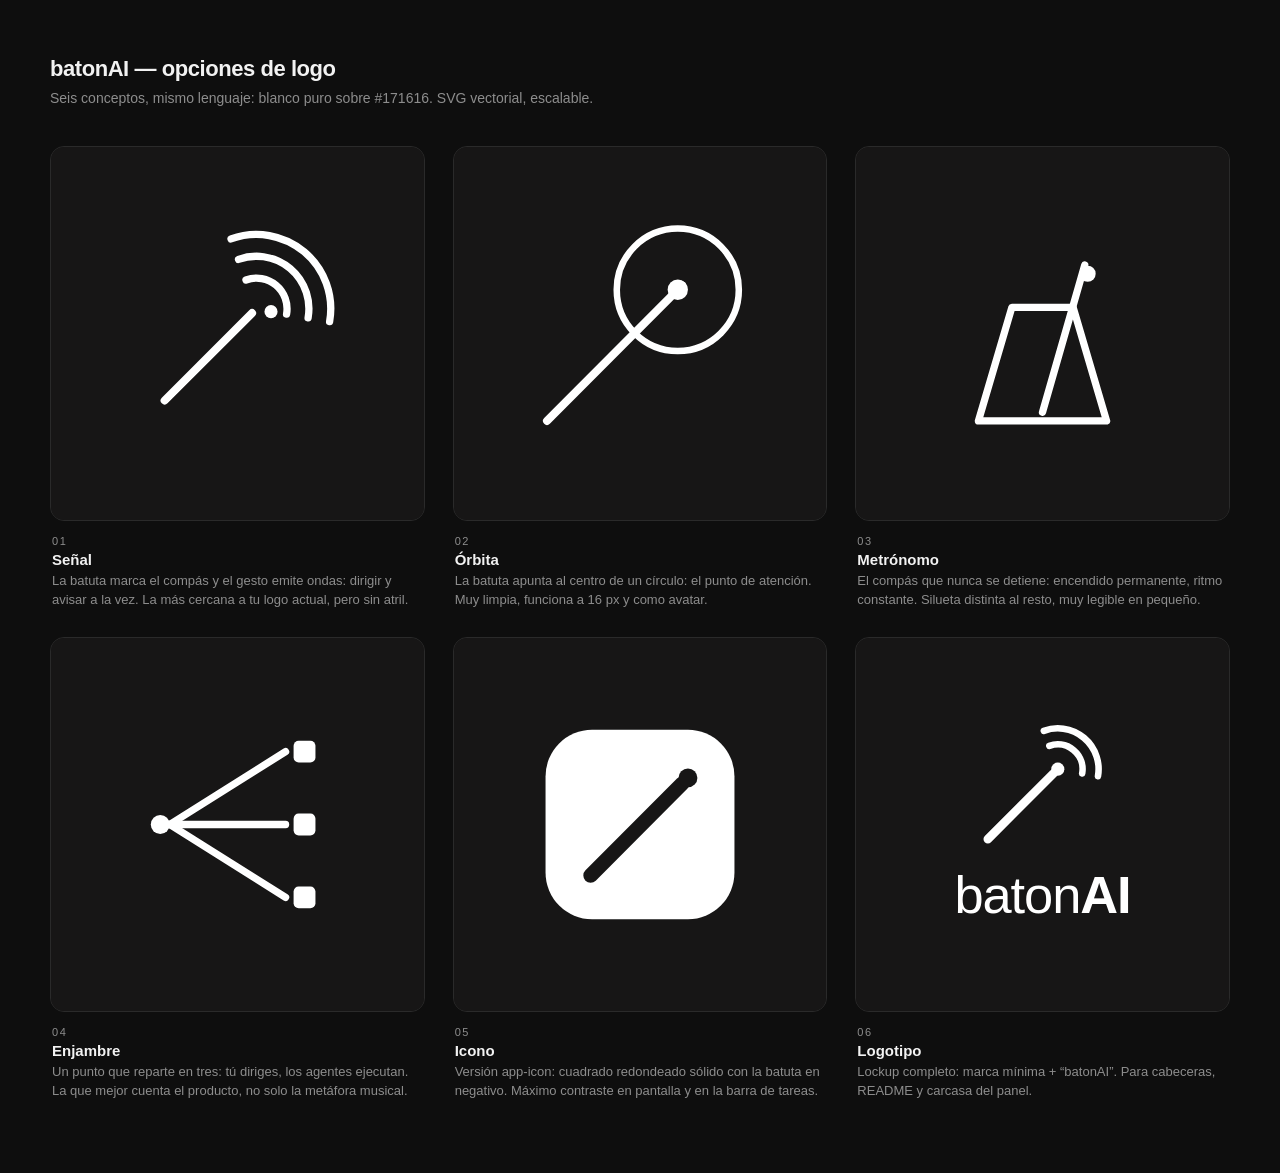
<file: logos/index.html>
<!DOCTYPE html>
<html lang="es">
<head>
<meta charset="utf-8">
<title>batonAI — opciones de logo</title>
<style>
  :root { --bg:#0e0e0e; --card:#171616; --line:#2a2a2a; --txt:#f2f2f2; --mut:#8d8d8d; }
  * { box-sizing: border-box; }
  body { margin:0; background:var(--bg); color:var(--txt);
         font-family:"Segoe UI", Inter, Helvetica, Arial, sans-serif; padding:56px 48px 72px; }
  header { max-width:1180px; margin:0 auto 40px; }
  h1 { font-size:22px; font-weight:600; letter-spacing:-.02em; margin:0 0 8px; }
  header p { margin:0; color:var(--mut); font-size:14px; }
  .grid { max-width:1180px; margin:0 auto; display:grid;
          grid-template-columns:repeat(3, 1fr); gap:28px; }
  figure { margin:0; }
  .frame { background:var(--card); border:1px solid var(--line); border-radius:14px;
           overflow:hidden; aspect-ratio:1/1; display:flex; }
  .frame img { width:100%; height:100%; display:block; }
  figcaption { padding:14px 2px 0; }
  .num { color:var(--mut); font-size:11px; letter-spacing:.14em; text-transform:uppercase; }
  .name { font-size:15px; font-weight:600; margin:4px 0 4px; }
  .desc { font-size:13px; line-height:1.45; color:var(--mut); margin:0; }
</style>
</head>
<body>
<header>
  <h1>batonAI — opciones de logo</h1>
  <p>Seis conceptos, mismo lenguaje: blanco puro sobre #171616. SVG vectorial, escalable.</p>
</header>

<div class="grid">

  <figure>
    <div class="frame"><img src="batonai-01-senal.svg" alt="Opción 1"></div>
    <figcaption>
      <div class="num">01</div>
      <div class="name">Señal</div>
      <p class="desc">La batuta marca el compás y el gesto emite ondas: dirigir y avisar a la vez. La más cercana a tu logo actual, pero sin atril.</p>
    </figcaption>
  </figure>

  <figure>
    <div class="frame"><img src="batonai-02-orbita.svg" alt="Opción 2"></div>
    <figcaption>
      <div class="num">02</div>
      <div class="name">Órbita</div>
      <p class="desc">La batuta apunta al centro de un círculo: el punto de atención. Muy limpia, funciona a 16 px y como avatar.</p>
    </figcaption>
  </figure>

  <figure>
    <div class="frame"><img src="batonai-03-metronomo.svg" alt="Opción 3"></div>
    <figcaption>
      <div class="num">03</div>
      <div class="name">Metrónomo</div>
      <p class="desc">El compás que nunca se detiene: encendido permanente, ritmo constante. Silueta distinta al resto, muy legible en pequeño.</p>
    </figcaption>
  </figure>

  <figure>
    <div class="frame"><img src="batonai-04-enjambre.svg" alt="Opción 4"></div>
    <figcaption>
      <div class="num">04</div>
      <div class="name">Enjambre</div>
      <p class="desc">Un punto que reparte en tres: tú diriges, los agentes ejecutan. La que mejor cuenta el producto, no solo la metáfora musical.</p>
    </figcaption>
  </figure>

  <figure>
    <div class="frame"><img src="batonai-05-icono.svg" alt="Opción 5"></div>
    <figcaption>
      <div class="num">05</div>
      <div class="name">Icono</div>
      <p class="desc">Versión app-icon: cuadrado redondeado sólido con la batuta en negativo. Máximo contraste en pantalla y en la barra de tareas.</p>
    </figcaption>
  </figure>

  <figure>
    <div class="frame"><img src="batonai-06-logotipo.svg" alt="Opción 6"></div>
    <figcaption>
      <div class="num">06</div>
      <div class="name">Logotipo</div>
      <p class="desc">Lockup completo: marca mínima + “batonAI”. Para cabeceras, README y carcasa del panel.</p>
    </figcaption>
  </figure>

</div>
</body>
</html>
</file>
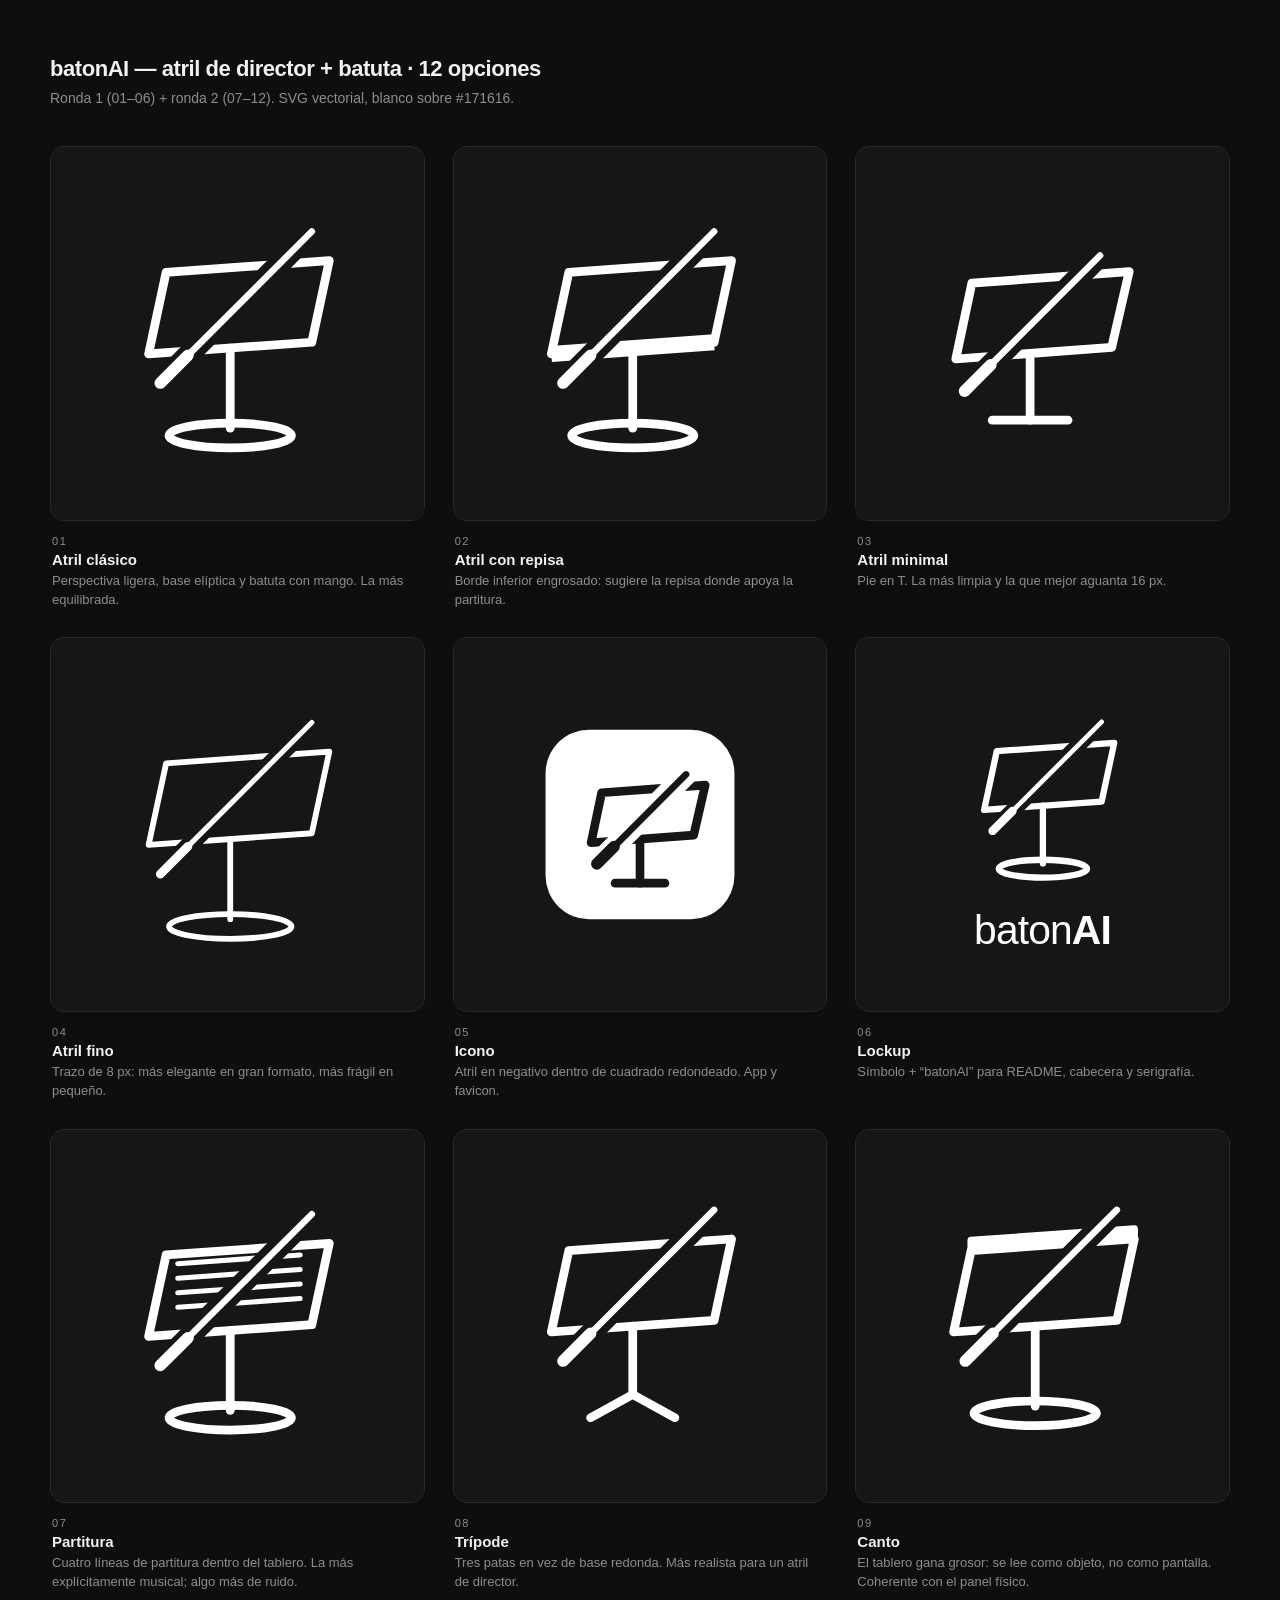
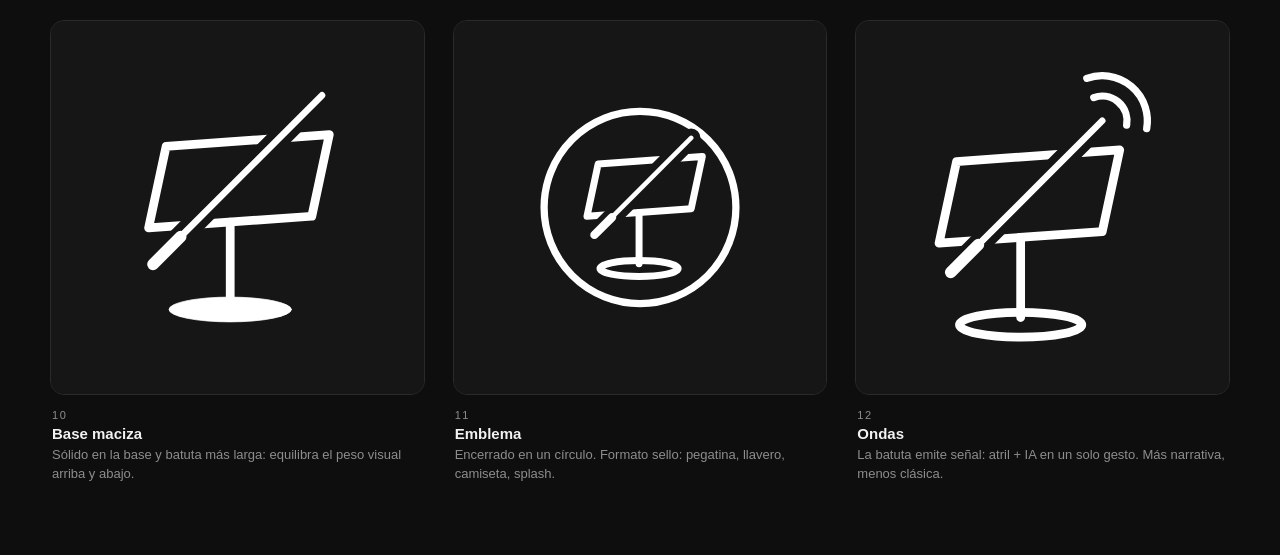
<file: logos/atril/index.html>
<!DOCTYPE html>
<html lang="es">
<head>
<meta charset="utf-8">
<title>batonAI — atril + batuta (12 opciones)</title>
<style>
  :root { --bg:#0e0e0e; --card:#171616; --line:#2a2a2a; --txt:#f2f2f2; --mut:#8d8d8d; }
  * { box-sizing: border-box; }
  body { margin:0; background:var(--bg); color:var(--txt);
         font-family:"Segoe UI", Inter, Helvetica, Arial, sans-serif; padding:56px 48px 72px; }
  header { max-width:1180px; margin:0 auto 40px; }
  h1 { font-size:22px; font-weight:600; letter-spacing:-.02em; margin:0 0 8px; }
  header p { margin:0; color:var(--mut); font-size:14px; }
  .grid { max-width:1180px; margin:0 auto; display:grid;
          grid-template-columns:repeat(3, 1fr); gap:28px; }
  figure { margin:0; }
  .frame { background:var(--card); border:1px solid var(--line); border-radius:14px;
           overflow:hidden; aspect-ratio:1/1; display:flex; }
  .frame img { width:100%; height:100%; display:block; }
  figcaption { padding:14px 2px 0; }
  .num { color:var(--mut); font-size:11px; letter-spacing:.14em; text-transform:uppercase; }
  .name { font-size:15px; font-weight:600; margin:4px 0 4px; }
  .desc { font-size:13px; line-height:1.45; color:var(--mut); margin:0; }
</style>
</head>
<body>
<header>
  <h1>batonAI — atril de director + batuta · 12 opciones</h1>
  <p>Ronda 1 (01–06) + ronda 2 (07–12). SVG vectorial, blanco sobre #171616.</p>
</header>

<div class="grid">

  <figure>
    <div class="frame"><img src="01-atril-clasico.svg" alt="Opción 1"></div>
    <figcaption>
      <div class="num">01</div>
      <div class="name">Atril clásico</div>
      <p class="desc">Perspectiva ligera, base elíptica y batuta con mango. La más equilibrada.</p>
    </figcaption>
  </figure>

  <figure>
    <div class="frame"><img src="02-atril-repisa.svg" alt="Opción 2"></div>
    <figcaption>
      <div class="num">02</div>
      <div class="name">Atril con repisa</div>
      <p class="desc">Borde inferior engrosado: sugiere la repisa donde apoya la partitura.</p>
    </figcaption>
  </figure>

  <figure>
    <div class="frame"><img src="03-atril-minimal.svg" alt="Opción 3"></div>
    <figcaption>
      <div class="num">03</div>
      <div class="name">Atril minimal</div>
      <p class="desc">Pie en T. La más limpia y la que mejor aguanta 16 px.</p>
    </figcaption>
  </figure>

  <figure>
    <div class="frame"><img src="04-atril-fino.svg" alt="Opción 4"></div>
    <figcaption>
      <div class="num">04</div>
      <div class="name">Atril fino</div>
      <p class="desc">Trazo de 8 px: más elegante en gran formato, más frágil en pequeño.</p>
    </figcaption>
  </figure>

  <figure>
    <div class="frame"><img src="05-icono.svg" alt="Opción 5"></div>
    <figcaption>
      <div class="num">05</div>
      <div class="name">Icono</div>
      <p class="desc">Atril en negativo dentro de cuadrado redondeado. App y favicon.</p>
    </figcaption>
  </figure>

  <figure>
    <div class="frame"><img src="06-lockup.svg" alt="Opción 6"></div>
    <figcaption>
      <div class="num">06</div>
      <div class="name">Lockup</div>
      <p class="desc">Símbolo + “batonAI” para README, cabecera y serigrafía.</p>
    </figcaption>
  </figure>

  <figure>
    <div class="frame"><img src="07-atril-partitura.svg" alt="Opción 7"></div>
    <figcaption>
      <div class="num">07</div>
      <div class="name">Partitura</div>
      <p class="desc">Cuatro líneas de partitura dentro del tablero. La más explícitamente musical; algo más de ruido.</p>
    </figcaption>
  </figure>

  <figure>
    <div class="frame"><img src="08-atril-tripode.svg" alt="Opción 8"></div>
    <figcaption>
      <div class="num">08</div>
      <div class="name">Trípode</div>
      <p class="desc">Tres patas en vez de base redonda. Más realista para un atril de director.</p>
    </figcaption>
  </figure>

  <figure>
    <div class="frame"><img src="09-atril-canto.svg" alt="Opción 9"></div>
    <figcaption>
      <div class="num">09</div>
      <div class="name">Canto</div>
      <p class="desc">El tablero gana grosor: se lee como objeto, no como pantalla. Coherente con el panel físico.</p>
    </figcaption>
  </figure>

  <figure>
    <div class="frame"><img src="10-atril-base-maciza.svg" alt="Opción 10"></div>
    <figcaption>
      <div class="num">10</div>
      <div class="name">Base maciza</div>
      <p class="desc">Sólido en la base y batuta más larga: equilibra el peso visual arriba y abajo.</p>
    </figcaption>
  </figure>

  <figure>
    <div class="frame"><img src="11-emblema.svg" alt="Opción 11"></div>
    <figcaption>
      <div class="num">11</div>
      <div class="name">Emblema</div>
      <p class="desc">Encerrado en un círculo. Formato sello: pegatina, llavero, camiseta, splash.</p>
    </figcaption>
  </figure>

  <figure>
    <div class="frame"><img src="12-atril-ondas.svg" alt="Opción 12"></div>
    <figcaption>
      <div class="num">12</div>
      <div class="name">Ondas</div>
      <p class="desc">La batuta emite señal: atril + IA en un solo gesto. Más narrativa, menos clásica.</p>
    </figcaption>
  </figure>

</div>
</body>
</html>
</file>
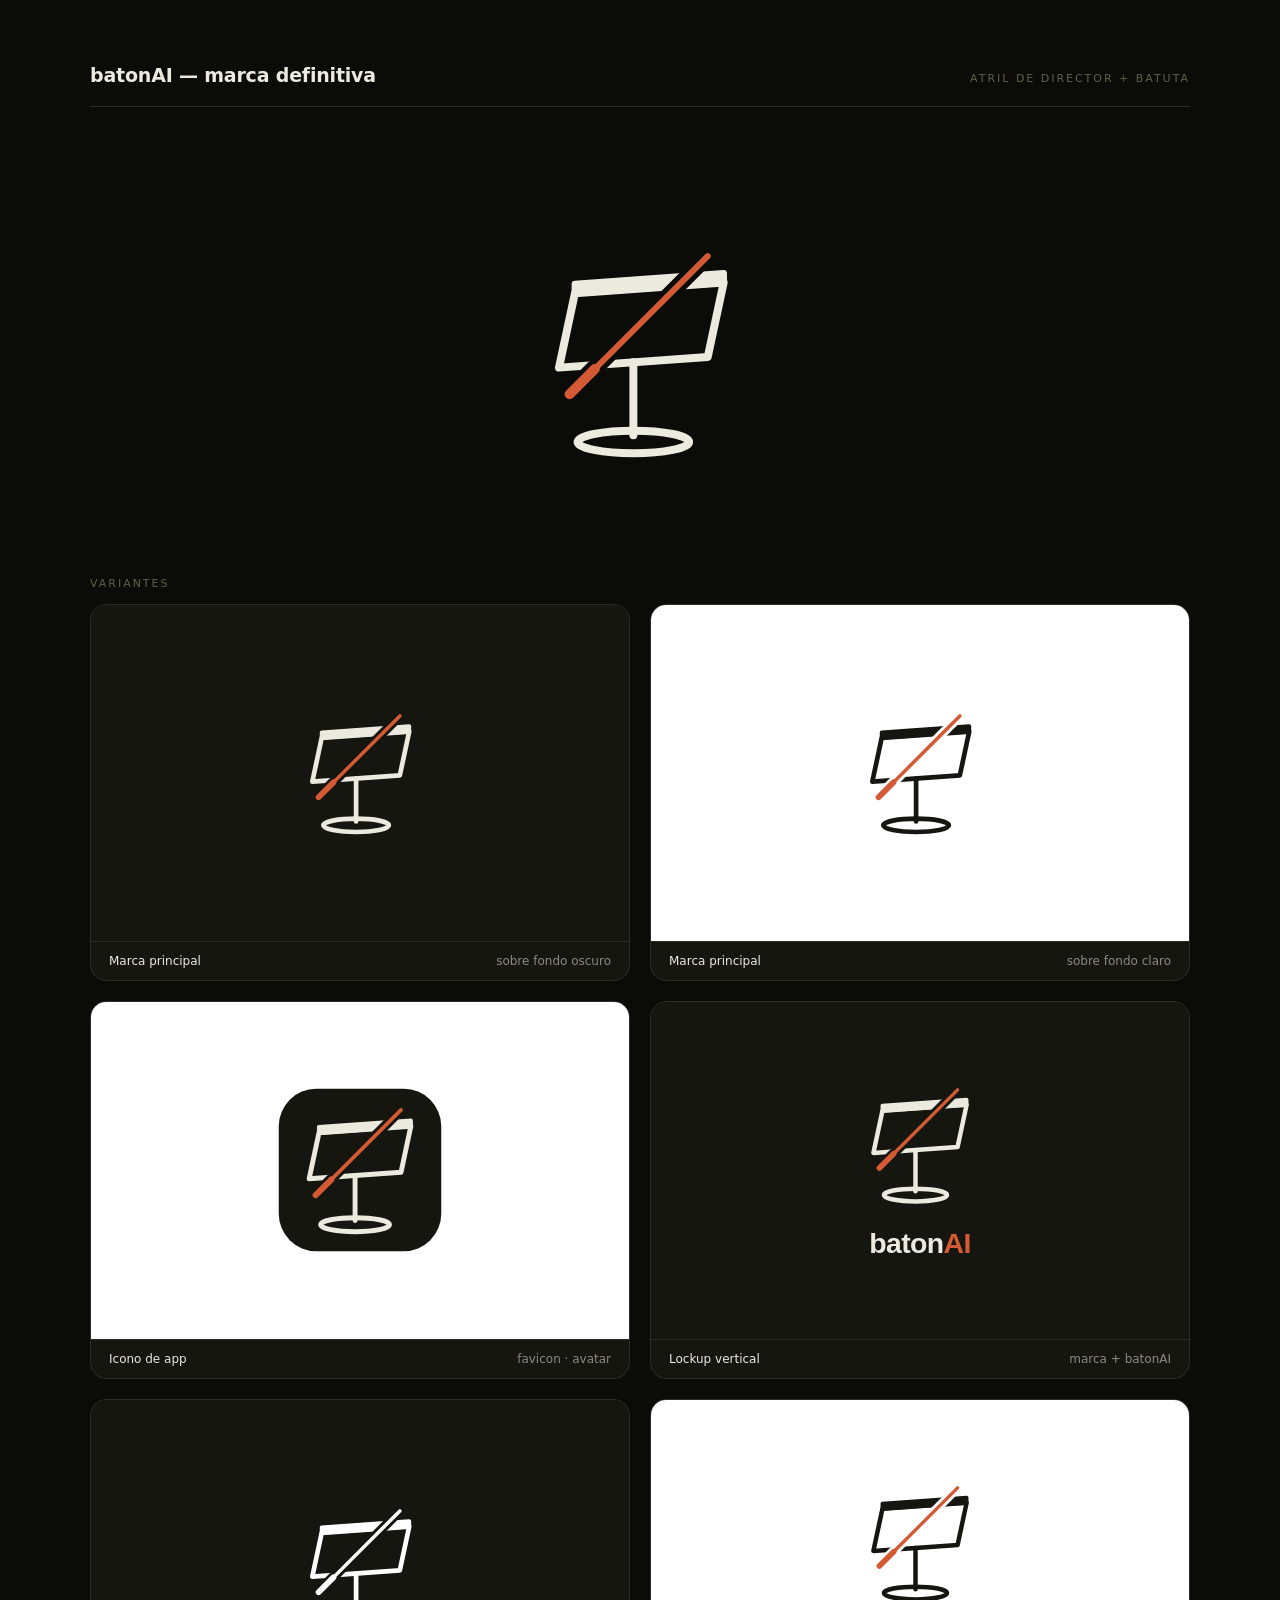
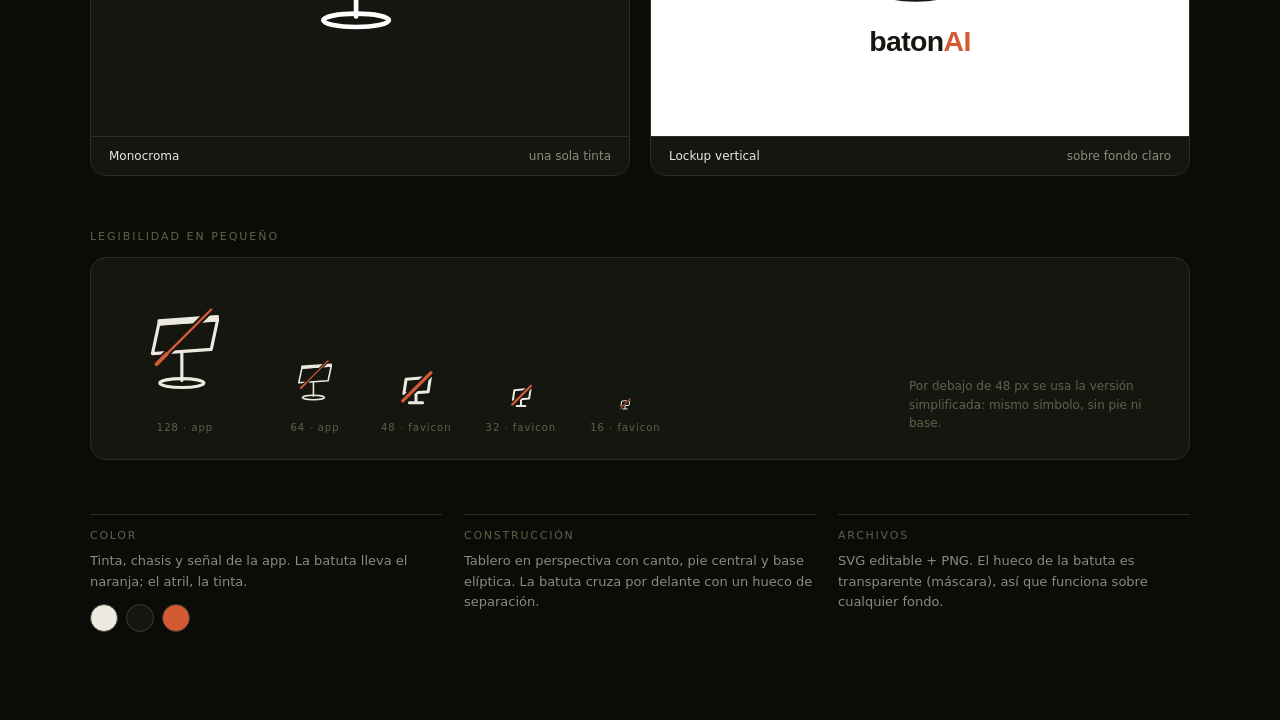
<file: logos/final/index.html>
<!DOCTYPE html>
<html lang="es">
<head>
<meta charset="utf-8">
<title>batonAI — identidad · atril + batuta</title>
<style>
  :root{
    --bg:#0b0c08; --panel:#151610; --line:#2b2c24;
    --ink:#ece9df; --mut:#8d8a7e; --dim:#616048;
    --signal:#d45a35;
  }
  *{box-sizing:border-box}
  body{
    margin:0; background:var(--bg); color:var(--ink);
    font-family:"Segoe UI Variable Text","Segoe UI",system-ui,sans-serif;
    -webkit-font-smoothing:antialiased;
    padding:64px 56px 88px;
  }
  .wrap{max-width:1100px;margin:0 auto}
  header{display:flex;align-items:baseline;justify-content:space-between;
         border-bottom:1px solid var(--line);padding-bottom:20px;margin-bottom:8px}
  h1{font-size:19px;font-weight:600;letter-spacing:-.01em;margin:0}
  header span{font-size:11px;color:var(--dim);letter-spacing:.18em;text-transform:uppercase}

  .hero{display:flex;align-items:center;justify-content:center;padding:68px 0 54px}
  .hero img{width:340px;height:340px}

  .label{font-size:11px;letter-spacing:.18em;text-transform:uppercase;color:var(--dim);margin:0 0 14px}
  .grid{display:grid;grid-template-columns:repeat(2,1fr);gap:20px;margin-bottom:54px}
  .card{border:1px solid var(--line);border-radius:16px;overflow:hidden;background:var(--panel)}
  .card .shape{aspect-ratio:16/10;display:flex;align-items:center;justify-content:center}
  .card .shape img{width:200px;height:200px}
  .card .meta{display:flex;justify-content:space-between;align-items:baseline;
              padding:12px 18px;border-top:1px solid var(--line);font-size:12px;color:var(--mut)}
  .card .meta b{color:var(--ink);font-weight:500}
  .light{background:#ffffff}

  .sizes{display:flex;align-items:flex-end;gap:34px;padding:26px 30px;
         border:1px solid var(--line);border-radius:16px;background:var(--panel);margin-bottom:54px}
  .sizes figure{margin:0;text-align:center}
  .sizes img{display:block;margin:0 auto 10px}
  .sizes figcaption{font-size:10px;color:var(--dim);letter-spacing:.1em}
  .sizes .note{margin-left:auto;max-width:250px;font-size:12px;line-height:1.55;color:var(--dim)}

  .specs{display:grid;grid-template-columns:repeat(3,1fr);gap:22px}
  .spec{border-top:1px solid var(--line);padding-top:14px}
  .spec h3{font-size:11px;letter-spacing:.16em;text-transform:uppercase;color:var(--dim);
           font-weight:500;margin:0 0 9px}
  .spec p{margin:0;font-size:13px;line-height:1.6;color:var(--mut)}
  .swatches{display:flex;gap:8px;margin-top:12px}
  .sw{width:28px;height:28px;border-radius:50%;border:1px solid #3a3b33}
</style>
</head>
<body>
<div class="wrap">

  <header>
    <h1>batonAI — marca definitiva</h1>
    <span>Atril de director + batuta</span>
  </header>

  <div class="hero">
    <img src="batonai-mark-light.svg" alt="Marca batonAI">
  </div>

  <p class="label">Variantes</p>
  <div class="grid">
    <div class="card">
      <div class="shape" style="background:#151610"><img src="batonai-mark-light.svg" alt=""></div>
      <div class="meta"><b>Marca principal</b><span>sobre fondo oscuro</span></div>
    </div>
    <div class="card">
      <div class="shape light"><img src="batonai-mark-dark.svg" alt=""></div>
      <div class="meta"><b>Marca principal</b><span>sobre fondo claro</span></div>
    </div>
    <div class="card">
      <div class="shape light"><img src="batonai-icon.svg" alt=""></div>
      <div class="meta"><b>Icono de app</b><span>favicon · avatar</span></div>
    </div>
    <div class="card">
      <div class="shape" style="background:#151610"><img src="batonai-lockup-light.svg" style="width:260px;height:260px" alt=""></div>
      <div class="meta"><b>Lockup vertical</b><span>marca + batonAI</span></div>
    </div>
    <div class="card">
      <div class="shape" style="background:#151610"><img src="batonai-mark-mono.svg" alt=""></div>
      <div class="meta"><b>Monocroma</b><span>una sola tinta</span></div>
    </div>
    <div class="card">
      <div class="shape light"><img src="batonai-lockup-dark.svg" style="width:260px;height:260px" alt=""></div>
      <div class="meta"><b>Lockup vertical</b><span>sobre fondo claro</span></div>
    </div>
  </div>

  <p class="label">Legibilidad en pequeño</p>
  <div class="sizes">
    <figure><img src="png/icon-128.png" width="128" height="128"><figcaption>128 · app</figcaption></figure>
    <figure><img src="png/icon-64.png" width="64" height="64"><figcaption>64 · app</figcaption></figure>
    <figure><img src="png/favicon-48.png" width="48" height="48"><figcaption>48 · favicon</figcaption></figure>
    <figure><img src="png/favicon-32.png" width="32" height="32"><figcaption>32 · favicon</figcaption></figure>
    <figure><img src="png/favicon-16.png" width="16" height="16"><figcaption>16 · favicon</figcaption></figure>
    <div class="note">Por debajo de 48 px se usa la versión simplificada: mismo símbolo, sin pie ni base.</div>
  </div>

  <div class="specs">
    <div class="spec">
      <h3>Color</h3>
      <p>Tinta, chasis y señal de la app. La batuta lleva el naranja; el atril, la tinta.</p>
      <div class="swatches">
        <div class="sw" style="background:#ece9df"></div>
        <div class="sw" style="background:#151610"></div>
        <div class="sw" style="background:#d45a35"></div>
      </div>
    </div>
    <div class="spec">
      <h3>Construcción</h3>
      <p>Tablero en perspectiva con canto, pie central y base elíptica. La batuta cruza por delante con un hueco de separación.</p>
    </div>
    <div class="spec">
      <h3>Archivos</h3>
      <p>SVG editable + PNG. El hueco de la batuta es transparente (máscara), así que funciona sobre cualquier fondo.</p>
    </div>
  </div>

</div>
</body>
</html>
</file>
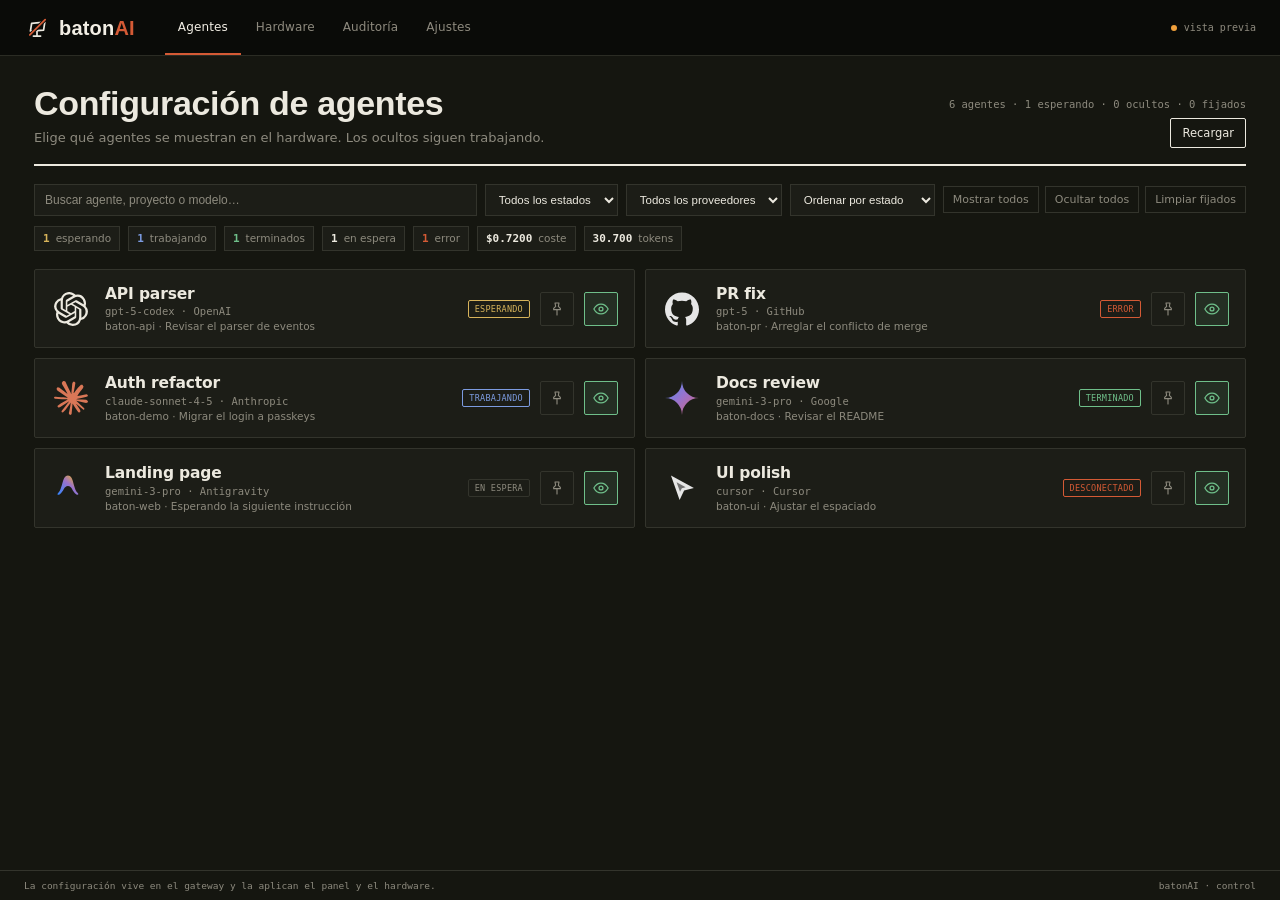
<file: desktop/baton_desktop/ui/index.html>
<!doctype html>
<html lang="es">
<head>
  <meta charset="utf-8">
  <meta name="viewport" content="width=device-width, initial-scale=1">
  <title>batonAI · control</title>
  <link rel="icon" href="favicon.svg" type="image/svg+xml">
  <link rel="icon" href="favicon.ico" sizes="any">
  <meta name="theme-color" content="#151610">
  <link rel="stylesheet" href="style.css">
</head>
<body>
  <div class="shell">
    <header class="nameplate">
      <div class="brand">
        <img class="brand-mark" src="logo-glyph.svg" alt="" width="26" height="26">
        <span>baton<span class="brand-ai">AI</span></span>
      </div>

      <nav class="tabs" aria-label="Secciones">
        <button class="tab is-active" data-view="agents" type="button">Agentes</button>
        <button class="tab" data-view="hardware" type="button">Hardware</button>
        <button class="tab" data-view="audit" type="button">Auditoría</button>
        <button class="tab" data-view="settings" type="button">Ajustes</button>
      </nav>

      <span id="gateway" class="status" data-state="off" title="">
        <span class="led"></span>
        <span id="gateway-text">gateway…</span>
      </span>
    </header>

    <main class="panel">
      <div class="panel-head">
        <div>
          <h1 id="view-title">Configuración de agentes</h1>
          <p id="view-lede" class="lede">Elige qué agentes se muestran en el hardware. Los ocultos siguen trabajando.</p>
        </div>
        <div class="meta">
          <span id="summary" class="summary">Cargando…</span>
          <button id="refresh" class="refresh" type="button">Recargar</button>
        </div>
      </div>

      <div id="banner" class="banner" hidden></div>

      <section id="view-agents" class="view" data-view="agents">
        <div class="toolbar">
          <input
            id="agent-search"
            class="search-input"
            type="search"
            placeholder="Buscar agente, proyecto o modelo…"
            aria-label="Buscar agentes"
          >
          <select id="filter-status" class="select" aria-label="Filtrar por estado">
            <option value="all">Todos los estados</option>
            <option value="waiting_input">Esperando</option>
            <option value="running">Trabajando</option>
            <option value="done">Terminados</option>
            <option value="idle">En espera</option>
            <option value="error">Con error</option>
            <option value="offline">Desconectados</option>
          </select>
          <select id="filter-provider" class="select" aria-label="Filtrar por proveedor">
            <option value="all">Todos los proveedores</option>
          </select>
          <select id="filter-sort" class="select" aria-label="Ordenar agentes">
            <option value="status">Ordenar por estado</option>
            <option value="name">Ordenar por nombre</option>
            <option value="recent">Más recientes</option>
            <option value="project">Por proyecto</option>
          </select>
          <div class="toolbar-actions">
            <button id="show-all" class="mini" type="button">Mostrar todos</button>
            <button id="hide-all" class="mini" type="button">Ocultar todos</button>
            <button id="clear-pins" class="mini" type="button">Limpiar fijados</button>
          </div>
        </div>
        <div id="stats" class="stats"></div>
        <section id="agents" class="rack" aria-label="Agentes"></section>
      </section>

      <section id="view-hardware" class="view" data-view="hardware" hidden>
        <div class="split">
          <article class="card">
            <span class="card-kicker">Dispositivo mock · 480×320</span>
            <div class="mock-head">
              <span id="virtual-state" class="badge" data-state="wait">sin emparejar</span>
              <span id="virtual-id" class="mono mock-id">—</span>
            </div>
            <p class="muted">
              El QR de emparejamiento se muestra en la pantalla del dispositivo.
              Ábrelo, escanéalo con Google Authenticator y vuelve aquí para
              introducir el código.
            </p>
            <div id="panel-url" class="mono panel-url">—</div>
            <button id="open-panel" class="button" type="button">Abrir panel</button>
          </article>

          <article class="card">
            <span class="card-kicker">Google Authenticator</span>
            <p class="muted">
              Introduce el código de 6 dígitos de la cuenta <b>batonAI</b>.
            </p>
            <label class="field" for="virtual-code">Código</label>
            <input
              id="virtual-code"
              class="code-input"
              type="text"
              inputmode="numeric"
              autocomplete="one-time-code"
              maxlength="6"
              placeholder="000000"
            >
            <button id="virtual-pair" class="button" type="button">Emparejar</button>

            <div id="virtual-confirm" class="confirm-box" hidden>
              <p>
                Mira la pantalla del dispositivo y pulsa <strong>A</strong>.
                SAS <span id="virtual-sas" class="mono">0000</span>
              </p>
            </div>

            <p id="virtual-result" class="result" hidden></p>

            <div class="virtual-actions">
              <button id="virtual-unpair" class="mini" type="button">Desemparejar</button>
              <button id="virtual-reset" class="mini danger" type="button">Nuevo QR</button>
              <label class="dev-reveal">
                <input id="virtual-show-code" type="checkbox">
                ver código (dev)
              </label>
            </div>
            <p id="virtual-code-hint" class="muted mono" hidden></p>
          </article>
        </div>

        <div class="section-head">
          <h2>Dispositivos</h2>
          <span id="devices-count" class="muted"></span>
        </div>
        <div id="devices" class="device-list"></div>
      </section>

      <section id="view-audit" class="view" data-view="audit" hidden>
        <div class="section-head">
          <h2>Aprobaciones recientes</h2>
          <span id="audit-count" class="muted"></span>
        </div>
        <div id="approvals" class="audit-list"></div>
        <div class="section-head">
          <h2>Eventos</h2>
        </div>
        <div id="events" class="audit-list compact"></div>
      </section>

      <section id="view-settings" class="view" data-view="settings" hidden>
        <div class="card connection-card">
          <div class="connection-head">
            <div>
              <span class="card-kicker">Conexión</span>
              <p class="connection-title">Vincular con Google Authenticator</p>
            </div>
            <span id="connection-state" class="badge" data-state="off">—</span>
          </div>
          <p class="muted">
            El PC que tiene las IAs deja el QR visible. Aquí busca ese PC,
            escribe el código de 6 dígitos y vincula este panel. No hay que
            copiar URL ni token.
          </p>

          <div class="pair-remote">
            <div class="connection-actions">
              <button id="discover-gateways" class="button" type="button">Buscar dispositivo</button>
              <span id="discover-note" class="muted"></span>
            </div>
            <div id="gateway-list" class="gateway-list"></div>
            <div id="pair-row" class="pair-row" hidden>
              <label class="connection-field">
                <span>Código de Google Authenticator</span>
                <input
                  id="pair-code"
                  class="connection-input"
                  type="text"
                  inputmode="numeric"
                  autocomplete="one-time-code"
                  maxlength="6"
                  placeholder="000000"
                >
              </label>
              <button id="pair-control" class="button" type="button">Vincular</button>
            </div>
          </div>

          <details class="connection-advanced">
            <summary>Conexión manual (avanzado)</summary>
            <div class="connection-grid">
              <label class="connection-field">
                <span>URL</span>
                <input
                  id="connection-url"
                  class="connection-input"
                  type="text"
                  placeholder="http://192.168.0.26:8770"
                  spellcheck="false"
                >
              </label>
              <label class="connection-field">
                <span>Token</span>
                <input
                  id="connection-token"
                  class="connection-input"
                  type="password"
                  placeholder="token de control"
                  spellcheck="false"
                >
              </label>
              <div class="connection-actions">
                <button id="connection-save" class="button" type="button">Conectar</button>
                <button id="connection-local" class="mini" type="button">Usar este PC</button>
              </div>
            </div>
            <p id="connection-note" class="muted"></p>
            <div id="remote-access" class="remote-access" hidden>
              <span class="card-kicker">Acceso desde otro PC</span>
              <div class="remote-line">
                <span>URL</span>
                <code id="remote-url">—</code>
                <button id="remote-copy" class="mini" type="button">Copiar URL + token</button>
              </div>
              <div class="remote-line">
                <span>Token</span>
                <code id="remote-token" class="mono">—</code>
              </div>
              <p id="remote-alt" class="muted"></p>
            </div>
          </details>
        </div>
        <div class="card limits-card">
          <div class="limits-head">
            <div class="limits-intro">
              <span class="card-kicker">Límites de las IAs</span>
              <p class="limits-headline">Lo que te queda, de un vistazo.</p>
              <p class="muted">
                Cada ventana tiene un ojo: activa las que quieres ver en el
                dispositivo.
              </p>
            </div>
            <div id="limits-summary" class="limits-summary"></div>
          </div>
          <div class="limits-controls">
            <span class="limits-controls-label">Mostrar</span>
            <div id="limits-view" class="segmented" role="group" aria-label="Mostrar restante o gastado">
              <button type="button" data-view="remaining">Restante</button>
              <button type="button" data-view="used">Gastado</button>
            </div>
            <span id="limits-note" class="muted"></span>
          </div>
          <div class="ticker-preview">
            <span class="ticker-preview-label">Cinta</span>
            <span id="ticker-preview" class="ticker-preview-text">—</span>
          </div>
          <div id="limits-providers" class="limit-providers"></div>
          <p id="limits-status" class="muted limits-status"></p>
        </div>
        <div class="card rest-config-card">
          <span class="card-kicker">Modo reposo del dispositivo</span>
          <p class="muted">
            Minutos sin actividad antes de atenuar la pantalla y empezar a
            recoger el resumen. 0 lo desactiva.
          </p>
          <div class="rest-config-row">
            <label for="rest-minutes">Minutos</label>
            <input
              id="rest-minutes"
              class="rest-input"
              type="number"
              min="0"
              max="60"
              step="1"
            >
            <button id="rest-save" class="button" type="button">Guardar</button>
          </div>
          <p id="rest-save-note" class="muted">
            El panel lo aplica en menos de 30 segundos.
          </p>
        </div>
        <div id="settings" class="settings-grid"></div>
      </section>
    </main>

    <footer class="footer">
      <span>La configuración vive en el gateway y la aplican el panel y el hardware.</span>
      <span>batonAI · control</span>
    </footer>
  </div>

  <div id="drawer" class="drawer" hidden>
    <div id="drawer-backdrop" class="drawer-backdrop"></div>
    <aside class="drawer-panel" role="dialog" aria-modal="true" aria-labelledby="drawer-name">
      <header class="drawer-head">
        <div id="drawer-logo" class="logo"></div>
        <div class="drawer-title">
          <h2 id="drawer-name"></h2>
          <p id="drawer-sub" class="muted"></p>
        </div>
        <button id="drawer-close" class="drawer-close" type="button" aria-label="Cerrar detalle">×</button>
      </header>
      <div id="drawer-body" class="drawer-body"></div>
    </aside>
  </div>

  <div id="toasts" class="toasts" aria-live="polite" aria-atomic="false"></div>

  <script src="app.js?v=24" defer></script>
</body>
</html>
</file>
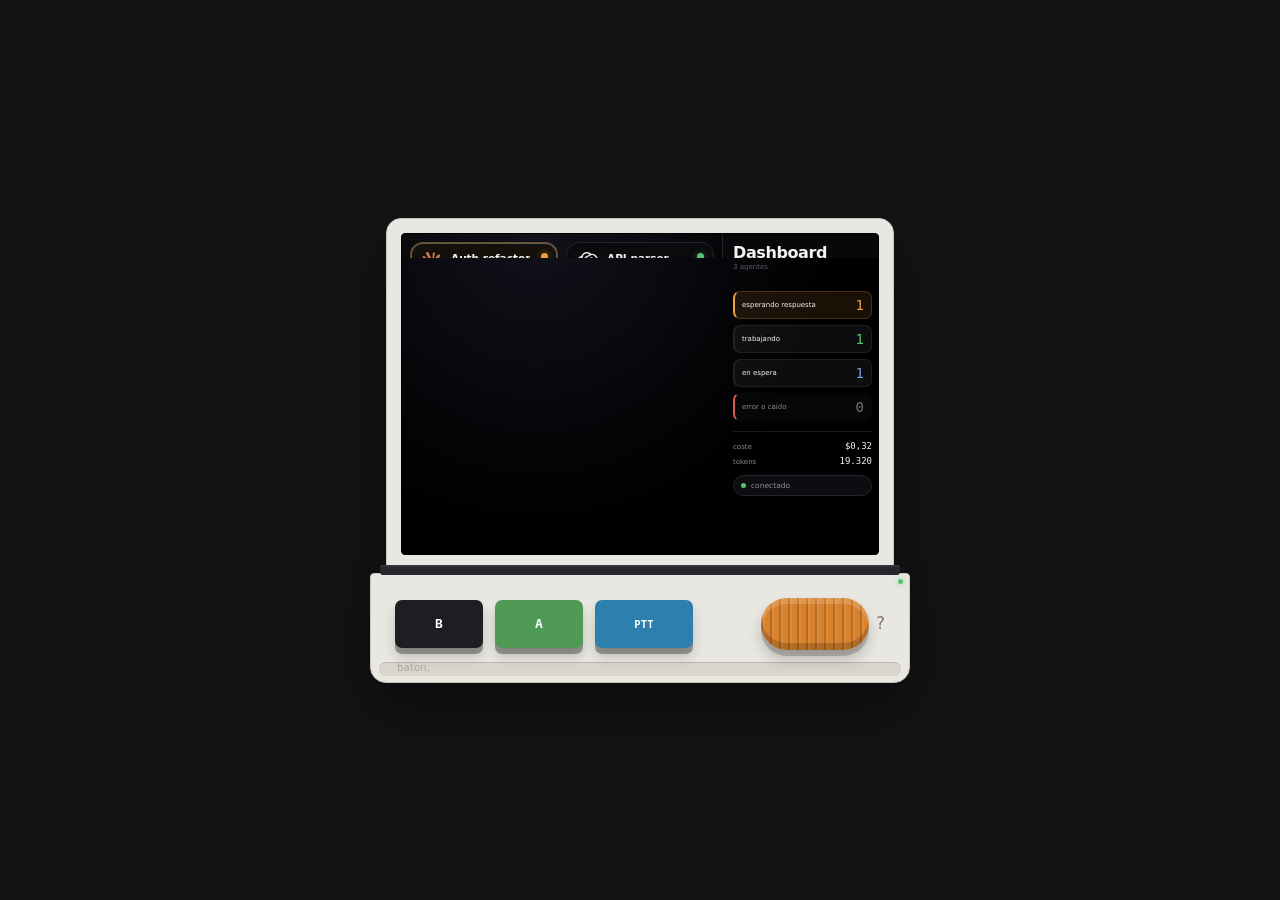
<file: gateway/baton/static/preview-dashboard.html>
<!doctype html>
<html lang="es">
<head>
  <meta charset="utf-8">
  <meta name="viewport" content="width=device-width, initial-scale=1">
  <title>batonAI · dashboard 480×320</title>
  <link rel="stylesheet" href="style.css?v=17">
</head>
<body>
  <div class="stage">
    <div class="rig">
      <div class="lid">
        <div class="bezel">
          <div class="device" id="device">
            <main class="grid">
              <article class="agent is-selected" data-status="WAITING_INPUT" tabindex="0" aria-label="Auth refactor: te necesita">
                <div class="agent-head">
                  <span class="icon"><svg viewBox="0 0 24 24" aria-hidden="true"><path fill="#D97757" d="m4.7144 15.9555 4.7174-2.6471.079-.2307-.079-.1275h-.2307l-.7893-.0486-2.6956-.0729-2.3375-.0971-2.2646-.1214-.5707-.1215-.5343-.7042.0546-.3522.4797-.3218.686.0608 1.5179.1032 2.2767.1578 1.6514.0972 2.4468.255h.3886l.0546-.1579-.1336-.0971-.1032-.0972L6.973 9.8356l-2.55-1.6879-1.3356-.9714-.7225-.4918-.3643-.4614-.1578-1.0078.6557-.7225.8803.0607.2246.0607.8925.686 1.9064 1.4754 2.4893 1.8336.3643.3035.1457-.1032.0182-.0728-.164-.2733-1.3539-2.4467-1.445-2.4893-.6435-1.032-.17-.6194c-.0607-.255-.1032-.4674-.1032-.7285L6.287.1335 6.6997 0l.9957.1336.419.3642.6192 1.4147 1.0018 2.2282 1.5543 3.0296.4553.8985.2429.8318.091.255h.1579v-.1457l.1275-1.706.2368-2.0947.2307-2.6957.0789-.7589.3764-.9107.7468-.4918.5828.2793.4797.686-.0668.4433-.2853 1.8517-.5586 2.9021-.3643 1.9429h.2125l.2429-.2429.9835-1.3053 1.6514-2.0643.7286-.8196.85-.9046.5464-.4311h1.0321l.759 1.1293-.34 1.1657-1.0625 1.3478-.8804 1.1414-1.2628 1.7-.7893 1.36.0729.1093.1882-.0183 2.8535-.607 1.5421-.2794 1.8396-.3157.8318.3886.091.3946-.3278.8075-1.967.4857-2.3072.4614-3.4364.8136-.0425.0304.0486.0607 1.5482.1457.6618.0364h1.621l3.0175.2247.7892.522.4736.6376-.079.4857-1.2142.6193-1.6393-.3886-3.825-.9107-1.3113-.3279h-.1822v.1093l1.0929 1.0686 2.0035 1.8092 2.5075 2.3314.1275.5768-.3218.4554-.34-.0486-2.2039-1.6575-.85-.7468-1.9246-1.621h-.1275v.17l.4432.6496 2.3436 3.5214.1214 1.0807-.17.3521-.6071.2125-.6679-.1214-1.3721-1.9246L14.38 17.959l-1.1414-1.9428-.1397.079-.674 7.2552-.3156.3703-.7286.2793-.6071-.4614-.3218-.7468.3218-1.4753.3886-1.9246.3157-1.53.2853-1.9004.17-.6314-.0121-.0425-.1397.0182-1.4328 1.9672-2.1796 2.9446-1.7243 1.8456-.4128.164-.7164-.3704.0667-.6618.4008-.5889 2.386-3.0357 1.4389-1.882.929-1.0868-.0062-.1579h-.0546l-6.3385 4.1164-1.1293.1457-.4857-.4554.0608-.7467.2307-.2429 1.9064-1.3114Z"/></svg></span>
                  <div class="agent-id">
                    <div class="agent-name">Auth refactor</div>
                    <div class="agent-model">claude-sonnet-4-5</div>
                  </div>
                  <span class="status" title="te necesita"><span class="dot"></span></span>
                </div>
                <p class="task">Limpiar artefactos de build</p>
                <div class="agent-foot"><span>48 s</span><span>$0,03 · 1.840 tok</span></div>
              </article>

              <article class="agent" data-status="RUNNING" tabindex="0" aria-label="API parser: trabajando">
                <div class="agent-head">
                  <span class="icon"><svg viewBox="0 0 24 24" aria-hidden="true"><path fill="#E6E6E6" d="M22.2819 9.8211a5.9847 5.9847 0 0 0-.5157-4.9108 6.0462 6.0462 0 0 0-6.5098-2.9A6.0651 6.0651 0 0 0 4.9807 4.1818a5.9847 5.9847 0 0 0-3.9977 2.9 6.0462 6.0462 0 0 0 .7427 7.0966 5.98 5.98 0 0 0 .511 4.9107 6.051 6.051 0 0 0 6.5146 2.9001A5.9847 5.9847 0 0 0 13.2599 24a6.0557 6.0557 0 0 0 5.7718-4.2058 5.9894 5.9894 0 0 0 3.9977-2.9001 6.0557 6.0557 0 0 0-.7475-7.0729zm-9.022 12.6081a4.4755 4.4755 0 0 1-2.8764-1.0408l.1419-.0804 4.7783-2.7582a.7948.7948 0 0 0 .3927-.6813v-6.7369l2.02 1.1686a.071.071 0 0 1 .038.052v5.5826a4.504 4.504 0 0 1-4.4945 4.4944zm-9.6607-4.1254a4.4708 4.4708 0 0 1-.5346-3.0137l.142.0852 4.783 2.7582a.7712.7712 0 0 0 .7806 0l5.8428-3.3685v2.3324a.0804.0804 0 0 1-.0332.0615L9.74 19.9502a4.4992 4.4992 0 0 1-6.1408-1.6464zM2.3408 7.8956a4.485 4.485 0 0 1 2.3655-1.9728V11.6a.7664.7664 0 0 0 .3879.6765l5.8144 3.3543-2.0201 1.1685a.0757.0757 0 0 1-.071 0l-4.8303-2.7865A4.504 4.504 0 0 1 2.3408 7.872zm16.5963 3.8558L13.1038 8.364 15.1192 7.2a.0757.0757 0 0 1 .071 0l4.8303 2.7913a4.4944 4.4944 0 0 1-.6765 8.1042v-5.6772a.79.79 0 0 0-.407-.667zm2.0107-3.0231l-.142-.0852-4.7735-2.7818a.7759.7759 0 0 0-.7854 0L9.409 9.2297V6.8974a.0662.0662 0 0 1 .0284-.0615l4.8303-2.7866a4.4992 4.4992 0 0 1 6.6802 4.66zM8.3065 12.863l-2.02-1.1638a.0804.0804 0 0 1-.038-.0567V6.0742a4.4992 4.4992 0 0 1 7.3757-3.4537l-.142.0805L8.704 5.459a.7948.7948 0 0 0-.3927.6813zm1.0976-2.3654l2.602-1.4998 2.6069 1.4998v2.9994l-2.5974 1.4997-2.6067-1.4997Z"/></svg></span>
                  <div class="agent-id">
                    <div class="agent-name">API parser</div>
                    <div class="agent-model">gpt-5-codex</div>
                  </div>
                  <span class="status" title="trabajando"><span class="dot"></span></span>
                </div>
                <p class="task">Refactorizar el parser de configuración</p>
                <div class="agent-foot"><span>1 min</span><span>$0,01 · 920 tok</span></div>
              </article>

              <article class="agent" data-status="IDLE" tabindex="0" aria-label="Landing page: en espera">
                <div class="agent-head">
                  <span class="icon"><svg viewBox="0 0 136 136" aria-hidden="true"><defs><linearGradient id="agy-preview" x1="0" y1="1" x2="1" y2="0"><stop offset="0" stop-color="#3186FF"/><stop offset=".55" stop-color="#9B72CB"/><stop offset="1" stop-color="#FBBC04"/></linearGradient></defs><path fill="url(#agy-preview)" d="M89.6992 93.695C94.3659 97.195 101.366 94.8617 94.9492 88.445C75.6992 69.7783 79.7825 18.445 55.8659 18.445C31.9492 18.445 36.0325 69.7783 16.7825 88.445C9.78251 95.445 17.3658 97.195 22.0325 93.695C40.1159 81.445 38.9492 59.8617 55.8659 59.8617C72.7825 59.8617 71.6159 81.445 89.6992 93.695Z"/></svg></span>
                  <div class="agent-id">
                    <div class="agent-name">Landing page</div>
                    <div class="agent-model">gemini-3-pro</div>
                  </div>
                  <span class="status" title="en espera"><span class="dot"></span></span>
                </div>
                <p class="task">Sin tarea activa.</p>
                <div class="agent-foot"><span>2 min</span><span>$0,28 · 16.560 tok</span></div>
              </article>

              <div class="slot"></div>
              <div class="slot"></div>
              <div class="slot"></div>
            </main>

            <aside class="rail">
              <h1>Dashboard</h1>
              <p class="rail-sub"><span id="agent-total">3</span> agentes</p>
              <div class="mix" aria-hidden="true">
                <span id="mix-waiting" style="width:33.33%"></span>
                <span id="mix-working" style="width:33.33%"></span>
                <span id="mix-idle" style="width:33.33%"></span>
                <span id="mix-error" style="width:0"></span>
              </div>
              <dl class="counts">
                <div class="count is-active" data-count="waiting">
                  <dt>esperando respuesta</dt>
                  <dd>1</dd>
                </div>
                <div class="count is-active" data-count="working">
                  <dt>trabajando</dt>
                  <dd>1</dd>
                </div>
                <div class="count is-active" data-count="idle">
                  <dt>en espera</dt>
                  <dd>1</dd>
                </div>
                <div class="count" data-count="error">
                  <dt>error o caído</dt>
                  <dd>0</dd>
                </div>
              </dl>
              <div class="rail-meta">
                <div><span>coste</span><b>$0,32</b></div>
                <div><span>tokens</span><b>19.320</b></div>
              </div>
              <div class="rail-foot">
                <span class="pill"><span class="link" data-state="on">conectado</span></span>
              </div>
            </aside>
          </div>
        </div>
      </div>

      <div class="hinge"></div>

      <div class="base">
        <span class="led" data-state="on" title="Estado del gateway"></span>
        <div class="controls">
          <button class="pad pad-b" type="button" aria-label="Botón B">B</button>
          <button class="pad pad-a" type="button" aria-label="Botón A">A</button>
          <button class="pad pad-ptt" type="button" aria-label="PTT">PTT</button>
          <div class="encoder" role="slider" aria-label="Encoder">
            <div class="roller"></div>
            <span class="rotate" aria-hidden="true">?</span>
          </div>
        </div>
        <span class="engraving">baton.</span>
      </div>
    </div>
  </div>
</body>
</html>
</file>
<file: desktop/baton_desktop/ui/style.css>
:root {
  --chassis: #151610;
  --face: #1c1d17;
  --ink: #ece9df;
  --muted: #8d8a7e;
  --rule: #33342c;
  --signal: #d45a35;
  --pin: #a78bd4;
  --on: #6fbf8a;
  --off: #6f6c60;
  --bar: #0a0b08;
  --bar-ink: #f2eee4;
  --bar-muted: #8e8a7e;
  --sans: "Segoe UI Variable Text", "Segoe UI", system-ui, sans-serif;
  --display: "Bahnschrift", "DIN Alternate", "Segoe UI Variable Display", "Segoe UI", sans-serif;
  --mono: "Cascadia Mono", "Cascadia Code", Consolas, "SF Mono", monospace;
}

* { box-sizing: border-box; }

[hidden] { display: none !important; }

html, body {
  margin: 0;
  height: 100%;
  background: var(--chassis);
  color: var(--ink);
  font-family: var(--sans);
  -webkit-font-smoothing: antialiased;
}

button { font: inherit; }

:focus-visible {
  outline: 2px solid var(--ink);
  outline-offset: 2px;
}

.shell {
  display: flex;
  flex-direction: column;
  height: 100vh;
  background: var(--chassis);
}

/* -- placa de identificación ----------------------------------------- */

.nameplate {
  display: flex;
  align-items: center;
  gap: 30px;
  height: 56px;
  flex: none;
  padding: 0 24px;
  background: var(--bar);
  color: var(--bar-ink);
  border-bottom: 1px solid #2b2c24;
}

.brand {
  display: flex;
  align-items: center;
  gap: 9px;
  font-family: var(--display);
  font-size: 20px;
  font-weight: 600;
  letter-spacing: 0.01em;
  line-height: 1;
  color: var(--bar-ink);
  white-space: nowrap;
}

.brand-mark {
  width: 26px;
  height: 26px;
  flex: none;
  display: block;
}

.brand-ai { color: var(--signal); }

.tabs {
  display: flex;
  align-self: stretch;
  gap: 2px;
}

.tab {
  display: inline-flex;
  align-items: center;
  gap: 6px;
  padding: 0 13px;
  border: 0;
  border-bottom: 2px solid transparent;
  background: transparent;
  color: var(--bar-muted);
  font-size: 12px;
  letter-spacing: 0.01em;
  cursor: pointer;
}

.tab:hover:not(:disabled) { color: var(--bar-ink); }

.tab.is-active {
  color: var(--bar-ink);
  border-bottom-color: var(--signal);
}

.tab:disabled {
  cursor: default;
  opacity: 0.55;
}

.tab small {
  padding: 1px 4px;
  border: 1px solid #3a3b33;
  border-radius: 2px;
  color: #8e8a7e;
  font-family: var(--mono);
  font-size: 8px;
  letter-spacing: 0.04em;
}

.status {
  display: inline-flex;
  align-items: center;
  gap: 7px;
  margin-left: auto;
  color: var(--bar-muted);
  font-family: var(--mono);
  font-size: 10px;
  white-space: nowrap;
}

.led {
  width: 6px;
  height: 6px;
  border-radius: 50%;
  background: var(--off);
}

.status[data-state="on"] .led { background: #57c46b; }
.status[data-state="wait"] .led { background: #f0a03c; }
.status[data-state="off"] .led { background: #e4574c; }

/* -- panel ------------------------------------------------------------ */

.panel {
  flex: 1;
  min-height: 0;
  padding: 30px 34px 22px;
  overflow-y: auto;
}

.panel-head {
  display: flex;
  align-items: flex-end;
  justify-content: space-between;
  gap: 28px;
  padding-bottom: 16px;
  border-bottom: 2px solid var(--ink);
}

h1 {
  margin: 0;
  font-family: var(--display);
  font-size: 34px;
  font-weight: 600;
  font-stretch: semi-condensed;
  letter-spacing: -0.01em;
  line-height: 1;
}

.lede {
  margin: 9px 0 0;
  max-width: 62ch;
  font-size: 13px;
  line-height: 1.45;
  color: var(--muted);
}

.meta {
  display: flex;
  flex-direction: column;
  align-items: flex-end;
  gap: 8px;
  flex: none;
}

.summary {
  font-family: var(--mono);
  font-size: 10.5px;
  color: var(--muted);
  white-space: nowrap;
}

.refresh {
  padding: 7px 11px;
  border: 1px solid var(--ink);
  border-radius: 2px;
  background: transparent;
  color: var(--ink);
  font-size: 11.5px;
  cursor: pointer;
}

.refresh:hover {
  background: var(--ink);
  color: var(--chassis);
}

.refresh:disabled { opacity: 0.4; cursor: default; }

.banner {
  margin-top: 16px;
  padding: 9px 11px;
  border: 1px solid rgba(212, 90, 53, 0.5);
  border-left: 4px solid var(--signal);
  border-radius: 2px;
  background: rgba(212, 90, 53, 0.08);
  color: #f0bcae;
  font-size: 12px;
  line-height: 1.4;
}

/* -- vistas ----------------------------------------------------------- */

.view[hidden] { display: none; }

.mono { font-family: var(--mono); }
.muted { color: var(--muted); }

.split {
  display: grid;
  grid-template-columns: repeat(2, minmax(0, 1fr));
  gap: 14px;
  margin-top: 18px;
}

.card {
  min-width: 0;
  padding: 16px;
  border: 1px solid var(--rule);
  border-radius: 2px;
  background: var(--face);
}

.card-kicker {
  display: block;
  margin-bottom: 10px;
  color: var(--muted);
  font-family: var(--mono);
  font-size: 9px;
  letter-spacing: 0.08em;
  text-transform: uppercase;
}

.big-code {
  color: var(--ink);
  font-family: var(--display);
  font-size: 40px;
  letter-spacing: 0.08em;
  line-height: 1;
}

.panel-url {
  margin: 8px 0 12px;
  padding: 8px;
  border: 1px solid var(--rule);
  background: var(--chassis);
  font-size: 11px;
  overflow-wrap: anywhere;
}

.button {
  padding: 8px 12px;
  border: 1px solid var(--ink);
  border-radius: 2px;
  background: transparent;
  color: var(--ink);
  font-size: 11.5px;
  cursor: pointer;
}

.button:hover {
  background: var(--ink);
  color: var(--chassis);
}

.section-head {
  display: flex;
  align-items: baseline;
  justify-content: space-between;
  gap: 12px;
  margin: 24px 0 10px;
  padding-bottom: 6px;
  border-bottom: 1px solid var(--rule);
}

.section-head h2 {
  margin: 0;
  font-family: var(--display);
  font-size: 16px;
  font-weight: 600;
}

.device-list,
.audit-list {
  display: flex;
  flex-direction: column;
  gap: 8px;
}

.device {
  display: grid;
  grid-template-columns: minmax(0, 1fr) auto auto;
  align-items: center;
  gap: 16px;
  padding: 12px 14px;
  border: 1px solid var(--rule);
  background: var(--face);
}

.device-name { font-size: 13px; }

.device-key {
  color: var(--muted);
  font-size: 9.5px;
  overflow-wrap: anywhere;
}

.device-meta {
  display: flex;
  align-items: center;
  gap: 10px;
}

.badge {
  padding: 3px 6px;
  border: 1px solid var(--rule);
  border-radius: 2px;
  color: var(--muted);
  font-family: var(--mono);
  font-size: 9px;
  letter-spacing: 0.03em;
  text-transform: uppercase;
}

.badge[data-state="on"] { color: var(--on); border-color: var(--on); }
.badge[data-state="off"] { color: var(--signal); border-color: var(--signal); }
.badge[data-state="wait"] { color: #d7b35a; border-color: #d7b35a; }
.badge[data-state="muted"] { color: var(--muted); }

.mini {
  padding: 6px 9px;
  border: 1px solid var(--rule);
  background: transparent;
  color: var(--muted);
  font-size: 11px;
  cursor: pointer;
}

.mini:hover { color: var(--ink); border-color: var(--ink); }
.mini.danger:hover { color: var(--signal); border-color: var(--signal); }

.audit-row {
  display: flex;
  flex-direction: column;
  gap: 6px;
  padding: 12px 14px;
  border: 1px solid var(--rule);
  background: var(--face);
}

.audit-top {
  display: flex;
  align-items: center;
  gap: 10px;
  flex-wrap: wrap;
}

.audit-time {
  color: var(--muted);
  font-family: var(--mono);
  font-size: 9.5px;
}

.audit-agent {
  color: var(--muted);
  font-size: 9.5px;
  overflow-wrap: anywhere;
}

.audit-title { font-size: 13px; }

.audit-command {
  max-height: 80px;
  padding: 7px 8px;
  border: 1px solid var(--rule);
  background: var(--chassis);
  color: #d8d4c8;
  font-size: 10.5px;
  overflow: auto;
  overflow-wrap: anywhere;
  white-space: pre-wrap;
}

.audit-meta { font-size: 10px; }

.audit-list.compact .event-row {
  display: grid;
  grid-template-columns: auto auto minmax(0, 1fr);
  gap: 10px;
  padding: 7px 10px;
  border-bottom: 1px solid var(--rule);
  font-size: 10.5px;
}

.event-kind { color: var(--ink); }

.settings-grid {
  display: grid;
  grid-template-columns: repeat(2, minmax(0, 1fr));
  gap: 14px;
  margin-top: 18px;
}

.settings-card {
  display: flex;
  flex-direction: column;
}

.setting-row {
  display: flex;
  justify-content: space-between;
  gap: 16px;
  padding: 7px 0;
  border-bottom: 1px solid var(--rule);
  font-size: 11.5px;
}

.setting-row:last-child { border-bottom: 0; }

.setting-label { color: var(--muted); }

.setting-value {
  color: var(--ink);
  font-family: var(--mono);
  text-align: right;
  overflow-wrap: anywhere;
}

.settings-note {
  grid-column: 1 / -1;
  font-size: 10.5px;
}

.rest-config-card {
  margin-top: 18px;
}

.rest-config-row {
  display: flex;
  align-items: center;
  gap: 10px;
  margin-top: 10px;
}

.rest-config-row label {
  color: var(--muted);
  font-size: 11.5px;
}

.rest-input {
  width: 80px;
  padding: 7px 8px;
  border: 1px solid var(--rule);
  background: var(--chassis);
  color: var(--ink);
  font-family: var(--mono);
  font-size: 13px;
  text-align: center;
}

.rest-input:focus {
  outline: none;
  border-color: var(--ink);
}

#rest-save-note[data-state="ok"] { color: var(--on); }
#rest-save-note[data-state="error"] { color: var(--signal); }

.budget-card { margin-top: 12px; }

.budget-rows {
  display: grid;
  grid-template-columns: repeat(2, minmax(0, 1fr));
  gap: 4px 18px;
  margin: 10px 0 12px;
}

.budget-row {
  display: flex;
  align-items: center;
  justify-content: space-between;
  gap: 10px;
  padding: 5px 0;
  border-bottom: 1px solid var(--rule);
}

.budget-row label {
  color: var(--muted);
  font-size: 11px;
}

.budget-input {
  width: 92px;
  padding: 5px 6px;
  border: 1px solid var(--rule);
  background: var(--chassis);
  color: var(--ink);
  font-family: var(--mono);
  font-size: 11px;
  text-align: right;
}

.budget-input:focus {
  outline: none;
  border-color: var(--ink);
}

#budget-note[data-state="ok"] { color: var(--on); }
#budget-note[data-state="error"] { color: var(--signal); }

@media (max-width: 700px) {
  .budget-rows { grid-template-columns: minmax(0, 1fr); }
}

.about-card {
  grid-column: 1 / -1;
  flex-direction: row;
  align-items: center;
  gap: 16px;
}

.about-mark {
  width: 44px;
  height: 44px;
  flex: none;
  display: block;
}

.about-copy {
  display: flex;
  flex-direction: column;
  gap: 4px;
  min-width: 0;
}

.about-name {
  font-family: var(--display);
  font-size: 20px;
  font-weight: 600;
  letter-spacing: 0.01em;
  line-height: 1;
  color: var(--ink);
}

.about-ai { color: var(--signal); }

.about-line {
  margin: 0;
  font-family: var(--mono);
  font-size: 10px;
  color: var(--muted);
}

.chips {
  display: flex;
  justify-content: flex-end;
  flex-wrap: wrap;
  gap: 4px;
}

.chip {
  padding: 2px 5px;
  border: 1px solid var(--rule);
  color: var(--muted);
  font-family: var(--mono);
  font-size: 9px;
}

/* -- dispositivo virtual ---------------------------------------------- */

.qr-card {
  display: flex;
  flex-direction: column;
  align-items: center;
  text-align: center;
}

.qr-card .card-kicker { align-self: flex-start; }

.qr-box {
  display: grid;
  place-items: center;
  width: 100%;
  max-width: 260px;
  aspect-ratio: 1;
  padding: 10px;
  border: 1px solid var(--rule);
  background: #f4f1e8;
}

.qr-box svg {
  display: block;
  width: 100%;
  height: auto;
}

.qr-meta {
  display: flex;
  align-items: center;
  justify-content: space-between;
  gap: 10px;
  width: 100%;
  margin-top: 10px;
}

.qr-meta .mono {
  color: var(--muted);
  font-size: 10px;
  overflow-wrap: anywhere;
}

.field {
  display: block;
  margin: 14px 0 8px;
  color: var(--muted);
  font-size: 11.5px;
}

.code-input {
  width: 100%;
  padding: 10px 12px;
  border: 1px solid var(--rule);
  background: var(--chassis);
  color: var(--ink);
  font-family: var(--mono);
  font-size: 22px;
  letter-spacing: 0.35em;
  text-align: center;
}

.code-input:focus {
  outline: none;
  border-color: var(--ink);
}

#virtual-pair { margin-top: 10px; }

.confirm-box {
  margin-top: 12px;
  padding: 10px;
  border: 1px solid #d7b35a;
  background: rgba(215, 179, 90, 0.08);
  font-size: 12px;
}

.confirm-box p { margin: 0 0 8px; }

.result {
  margin-top: 12px;
  padding: 9px 10px;
  border: 1px solid var(--on);
  color: var(--on);
  font-size: 12px;
}

.virtual-actions {
  display: flex;
  align-items: center;
  flex-wrap: wrap;
  gap: 8px;
  margin-top: 16px;
}

.dev-reveal {
  display: flex;
  align-items: center;
  gap: 5px;
  color: var(--muted);
  font-size: 10.5px;
  cursor: pointer;
}

.split.slim { margin-top: 12px; }

.big-code.small { font-size: 28px; }

.otpauth {
  margin-top: 8px;
  color: var(--muted);
  font-size: 9px;
  overflow-wrap: anywhere;
}

.mini:disabled {
  cursor: default;
  opacity: 0.45;
}

/* -- barra de agentes -------------------------------------------------- */

.toolbar {
  display: flex;
  flex-wrap: wrap;
  align-items: center;
  gap: 8px;
  margin-top: 18px;
}

.search-input {
  flex: 1 1 220px;
  min-width: 180px;
  padding: 8px 10px;
  border: 1px solid var(--rule);
  background: var(--face);
  color: var(--ink);
  font-size: 12px;
}

.search-input::placeholder { color: var(--muted); }

.search-input:focus,
.select:focus,
.detail-message:focus {
  outline: none;
  border-color: var(--ink);
}

.select {
  padding: 8px 9px;
  border: 1px solid var(--rule);
  border-radius: 0;
  background: var(--face);
  color: var(--ink);
  font-size: 11.5px;
}

.toolbar-actions {
  display: flex;
  flex-wrap: wrap;
  gap: 6px;
  margin-left: auto;
}

.stats {
  display: flex;
  flex-wrap: wrap;
  gap: 8px;
  margin-top: 10px;
}

.stat {
  display: flex;
  align-items: baseline;
  gap: 6px;
  padding: 5px 8px;
  border: 1px solid var(--rule);
  background: var(--face);
  color: var(--muted);
  font-size: 10.5px;
}

.stat b {
  color: var(--ink);
  font-family: var(--mono);
  font-size: 11px;
}

.stat[data-state="wait"] b { color: #d7b35a; }
.stat[data-state="run"] b { color: #7c9be0; }
.stat[data-state="on"] b { color: var(--on); }
.stat[data-state="off"] b { color: var(--signal); }

.status-badge {
  padding: 3px 6px;
  border: 1px solid var(--rule);
  border-radius: 2px;
  color: var(--muted);
  font-family: var(--mono);
  font-size: 8.5px;
  letter-spacing: 0.03em;
  text-transform: uppercase;
  white-space: nowrap;
}

.status-badge[data-state="wait"] { color: #d7b35a; border-color: #d7b35a; }
.status-badge[data-state="run"] { color: #7c9be0; border-color: #7c9be0; }
.status-badge[data-state="on"] { color: var(--on); border-color: var(--on); }
.status-badge[data-state="off"] { color: var(--signal); border-color: var(--signal); }

.channel { cursor: pointer; }

.channel:hover { background: #202119; }

.channel-task {
  margin-top: 3px;
  color: var(--muted);
  font-size: 10.5px;
  white-space: nowrap;
  overflow: hidden;
  text-overflow: ellipsis;
}

.channel-pin {
  margin-left: 6px;
  color: var(--pin);
  font-family: var(--mono);
  font-size: 8px;
  letter-spacing: 0.08em;
  vertical-align: middle;
}

/* -- detalle del agente ------------------------------------------------ */

.drawer {
  position: fixed;
  inset: 0;
  z-index: 80;
}

.drawer-backdrop {
  position: absolute;
  inset: 0;
  background: rgba(0, 0, 0, 0.55);
}

.drawer-panel {
  position: absolute;
  top: 0;
  right: 0;
  bottom: 0;
  display: flex;
  flex-direction: column;
  width: min(470px, 94vw);
  background: var(--face);
  border-left: 1px solid var(--rule);
  box-shadow: -20px 0 60px rgba(0, 0, 0, 0.35);
}

.drawer-head {
  display: flex;
  align-items: center;
  gap: 12px;
  padding: 15px 18px;
  border-bottom: 1px solid var(--rule);
}

.drawer-title {
  flex: 1;
  min-width: 0;
}

.drawer-title h2 {
  margin: 0;
  font-family: var(--display);
  font-size: 19px;
  font-weight: 600;
  line-height: 1.15;
}

.drawer-title p {
  margin: 2px 0 0;
  font-size: 10.5px;
}

.drawer-close {
  display: grid;
  place-items: center;
  width: 32px;
  height: 32px;
  border: 1px solid var(--rule);
  background: transparent;
  color: var(--muted);
  font-size: 20px;
  line-height: 1;
  cursor: pointer;
}

.drawer-close:hover { color: var(--ink); border-color: var(--ink); }

.drawer-body {
  display: flex;
  flex: 1;
  flex-direction: column;
  gap: 18px;
  overflow-y: auto;
  padding: 18px;
}

.detail-section {
  display: flex;
  flex-direction: column;
  gap: 8px;
}

.detail-kicker {
  color: var(--muted);
  font-family: var(--mono);
  font-size: 9px;
  letter-spacing: 0.08em;
  text-transform: uppercase;
}

.detail-grid {
  display: grid;
  grid-template-columns: repeat(2, minmax(0, 1fr));
  gap: 10px 16px;
}

.detail-field { min-width: 0; }

.detail-label {
  color: var(--muted);
  font-family: var(--mono);
  font-size: 8.5px;
  letter-spacing: 0.05em;
  text-transform: uppercase;
}

.detail-value {
  margin-top: 2px;
  color: var(--ink);
  font-size: 11.5px;
  line-height: 1.4;
  overflow-wrap: anywhere;
}

.detail-value.mono { font-family: var(--mono); font-size: 10.5px; }

.detail-pre {
  max-height: 220px;
  margin: 0;
  padding: 10px;
  border: 1px solid var(--rule);
  background: var(--chassis);
  color: #d8d4c8;
  font-family: var(--mono);
  font-size: 10px;
  line-height: 1.5;
  white-space: pre-wrap;
  overflow: auto;
}

.detail-actions {
  display: flex;
  flex-wrap: wrap;
  gap: 8px;
}

.detail-message {
  width: 100%;
  min-height: 70px;
  padding: 8px 9px;
  border: 1px solid var(--rule);
  background: var(--chassis);
  color: var(--ink);
  font-family: var(--sans);
  font-size: 12px;
  line-height: 1.4;
  resize: vertical;
}

.risk {
  padding: 2px 5px;
  border: 1px solid currentColor;
  font-family: var(--mono);
  font-size: 8.5px;
  text-transform: uppercase;
}

.risk[data-risk="low"] { color: var(--on); }
.risk[data-risk="normal"] { color: #7c9be0; }
.risk[data-risk="high"] { color: #d7b35a; }
.risk[data-risk="critical"] { color: var(--signal); }

.risk-details {
  margin: 0;
  padding-left: 14px;
  color: var(--muted);
  font-size: 11px;
  line-height: 1.45;
}

.risk-details li { margin-bottom: 2px; }

.connection-card { margin-bottom: 14px; }

.connection-head {
  display: flex;
  align-items: flex-start;
  justify-content: space-between;
  gap: 16px;
}

.connection-title {
  margin: 0;
  color: var(--ink);
  font-family: var(--display);
  font-size: 20px;
  font-weight: 600;
  line-height: 1.1;
}

.connection-card .muted { font-size: 11px; line-height: 1.45; }

.pair-remote {
  margin-top: 12px;
  padding-top: 12px;
  border-top: 1px solid var(--rule);
}

.pair-row {
  display: flex;
  align-items: end;
  gap: 10px;
  margin-top: 10px;
}

.pair-row .connection-field { flex: 1; }

.gateway-list {
  display: grid;
  gap: 6px;
  margin-top: 10px;
}

.gateway-item {
  display: flex;
  align-items: baseline;
  justify-content: space-between;
  gap: 10px;
  padding: 8px 10px;
  border: 1px solid var(--rule);
  background: var(--chassis);
  color: var(--ink);
  text-align: left;
  cursor: pointer;
}

.gateway-item:hover,
.gateway-item.is-selected { border-color: var(--ink); }

.gateway-name {
  font-family: var(--mono);
  font-size: 10px;
}

.gateway-url {
  color: var(--muted);
  font-family: var(--mono);
  font-size: 9px;
}

.gateway-empty {
  padding: 8px 0;
  color: var(--muted);
  font-size: 10.5px;
}

.connection-advanced {
  margin-top: 14px;
  padding-top: 10px;
  border-top: 1px solid var(--rule);
}

.connection-advanced summary {
  color: var(--muted);
  font-family: var(--mono);
  font-size: 9px;
  letter-spacing: 0.08em;
  text-transform: uppercase;
  cursor: pointer;
}

.connection-advanced .connection-grid { margin-top: 10px; }

.connection-grid {
  display: grid;
  grid-template-columns: minmax(0, 1.4fr) minmax(0, 1fr) auto;
  gap: 10px;
  align-items: end;
  margin-top: 12px;
}

.connection-field {
  display: flex;
  flex-direction: column;
  gap: 4px;
  min-width: 0;
  color: var(--muted);
  font-family: var(--mono);
  font-size: 8px;
  letter-spacing: 0.08em;
  text-transform: uppercase;
}

.connection-input {
  width: 100%;
  padding: 8px 9px;
  border: 1px solid var(--rule);
  background: var(--chassis);
  color: var(--ink);
  font-family: var(--mono);
  font-size: 11px;
}

.connection-input:focus {
  outline: none;
  border-color: var(--ink);
}

.connection-actions {
  display: flex;
  align-items: center;
  gap: 8px;
}

#connection-note[data-state="ok"] { color: var(--on); }
#connection-note[data-state="error"] { color: var(--signal); }
#discover-note[data-state="ok"] { color: var(--on); }
#discover-note[data-state="error"] { color: var(--signal); }

.remote-access {
  margin-top: 14px;
  padding-top: 12px;
  border-top: 1px solid var(--rule);
}

.remote-line {
  display: flex;
  align-items: center;
  gap: 8px;
  margin-top: 6px;
}

.remote-line > span {
  flex: none;
  width: 42px;
  color: var(--muted);
  font-family: var(--mono);
  font-size: 8px;
  letter-spacing: 0.08em;
  text-transform: uppercase;
}

.remote-line code {
  flex: 1;
  min-width: 0;
  padding: 4px 6px;
  border: 1px solid var(--rule);
  background: var(--chassis);
  color: var(--ink);
  font-family: var(--mono);
  font-size: 10px;
  overflow-wrap: anywhere;
}

.remote-line .mini { flex: none; }

.limits-card {
  margin-top: 18px;
}

.limits-head {
  display: flex;
  align-items: flex-start;
  justify-content: space-between;
  gap: 24px;
}

.limits-intro {
  min-width: 0;
  max-width: 640px;
}

.limits-headline {
  margin: 0 0 4px;
  color: var(--ink);
  font-family: var(--display);
  font-size: 22px;
  font-weight: 600;
  letter-spacing: 0.01em;
  line-height: 1.1;
}

.limits-intro .muted {
  margin: 0;
  font-size: 11px;
  line-height: 1.45;
}

.limits-summary {
  display: flex;
  flex: none;
  gap: 8px;
}

.limit-summary-stat {
  min-width: 74px;
  padding: 8px 10px;
  border: 1px solid var(--rule);
  background: var(--chassis);
}

.limit-summary-stat b {
  display: block;
  color: var(--ink);
  font-family: var(--display);
  font-size: 24px;
  font-weight: 600;
  line-height: 1;
}

.limit-summary-stat span {
  display: block;
  margin-top: 4px;
  color: var(--muted);
  font-family: var(--mono);
  font-size: 8px;
  letter-spacing: 0.1em;
  text-transform: uppercase;
}

.limit-summary-stat[data-level="low"] b { color: var(--signal); }

.limits-controls {
  display: flex;
  align-items: center;
  gap: 10px;
  margin-top: 16px;
  padding-top: 12px;
  border-top: 1px solid var(--rule);
}

.limits-controls label {
  color: var(--muted);
  font-size: 10px;
  font-family: var(--mono);
  letter-spacing: 0.08em;
  text-transform: uppercase;
}

.limits-controls .select {
  min-width: 130px;
}

.limits-controls #limits-note {
  margin-left: auto;
  font-size: 10px;
}

.ticker-preview {
  display: flex;
  align-items: center;
  gap: 8px;
  margin-top: 12px;
  padding: 6px 8px;
  overflow: hidden;
  border: 1px solid var(--rule);
  background: var(--bar);
}

.ticker-preview-label {
  flex: none;
  padding: 1px 4px;
  border: 1px solid rgba(212, 90, 53, 0.55);
  color: var(--signal);
  font-family: var(--mono);
  font-size: 8px;
  font-weight: 600;
  letter-spacing: 0.12em;
  text-transform: uppercase;
}

.ticker-preview-text {
  min-width: 0;
  overflow: hidden;
  color: var(--bar-ink);
  font-family: var(--mono);
  font-size: 9.5px;
  text-overflow: ellipsis;
  white-space: nowrap;
}

.ticker-preview-text[data-state="error"] { color: var(--signal); }
.ticker-preview-text[data-state="warn"] { color: #d7b35a; }

.limit-providers {
  display: grid;
  gap: 12px;
  margin-top: 14px;
}

.limit-provider {
  --provider-color: var(--muted);
  padding: 12px;
  border: 1px solid var(--rule);
  border-left: 3px solid var(--provider-color);
  background: var(--chassis);
  transition: opacity 0.15s ease;
}

.limit-provider[data-provider="opencode"] { --provider-color: #b08ad6; }
.limit-provider[data-provider="codex"] { --provider-color: #e6e6e6; }
.limit-provider[data-provider="claude"] { --provider-color: #d97757; }

.limit-provider[data-selected="false"] { opacity: 0.55; }

.limit-provider-head {
  display: flex;
  align-items: center;
  justify-content: space-between;
  gap: 12px;
}

.limit-provider-id {
  display: flex;
  align-items: center;
  gap: 9px;
  min-width: 0;
}

.provider-dot {
  width: 9px;
  height: 9px;
  flex: none;
  border-radius: 50%;
  background: var(--provider-color);
  box-shadow: 0 0 0 3px color-mix(in srgb, var(--provider-color) 18%, transparent);
}

.limit-provider-copy {
  display: flex;
  flex-direction: column;
  gap: 2px;
  min-width: 0;
}

.limit-provider-name {
  color: var(--ink);
  font-family: var(--display);
  font-size: 15px;
  font-weight: 600;
  line-height: 1.1;
}

.limit-provider-meta {
  color: var(--muted);
  font-family: var(--mono);
  font-size: 9.5px;
}

.limit-provider-count {
  flex: none;
  color: var(--muted);
  font-family: var(--mono);
  font-size: 8.5px;
  letter-spacing: 0.04em;
}

.limits-controls-label {
  color: var(--muted);
  font-family: var(--mono);
  font-size: 9px;
  letter-spacing: 0.08em;
  text-transform: uppercase;
}

.segmented {
  display: inline-flex;
  border: 1px solid var(--rule);
  background: var(--chassis);
}

.segmented button {
  padding: 6px 11px;
  border: 0;
  background: transparent;
  color: var(--muted);
  font-family: var(--mono);
  font-size: 9px;
  letter-spacing: 0.06em;
  text-transform: uppercase;
  cursor: pointer;
}

.segmented button + button { border-left: 1px solid var(--rule); }
.segmented button:hover { color: var(--ink); }
.segmented button.is-active {
  background: var(--ink);
  color: var(--chassis);
}

.limit-window-grid {
  display: grid;
  grid-template-columns: repeat(auto-fit, minmax(190px, 1fr));
  gap: 8px;
  margin-top: 12px;
}

.limit-window {
  --level-color: var(--on);
  padding: 10px 11px;
  border: 1px solid var(--rule);
  background: var(--face);
  transition: opacity 0.15s ease, border-color 0.15s ease;
}

.limit-window[data-level="warn"] { --level-color: #d7b35a; }
.limit-window[data-level="low"] { --level-color: var(--signal); }
.limit-window[data-selected="false"] { opacity: 0.58; }

.limit-window-head {
  display: flex;
  align-items: center;
  justify-content: space-between;
  gap: 8px;
}

.limit-eye {
  display: grid;
  place-items: center;
  width: 22px;
  height: 22px;
  flex: none;
  border: 1px solid var(--rule);
  background: transparent;
  color: var(--muted);
  cursor: pointer;
}

.limit-eye svg { width: 13px; height: 13px; }
.limit-eye:hover { color: var(--ink); border-color: var(--ink); }
.limit-window[data-selected="true"] .limit-eye {
  color: var(--on);
  border-color: color-mix(in srgb, var(--on) 45%, var(--rule));
}

.limit-window-name {
  color: var(--muted);
  font-family: var(--mono);
  font-size: 8.5px;
  letter-spacing: 0.1em;
  text-transform: uppercase;
}

.limit-window-value {
  display: flex;
  align-items: baseline;
  gap: 6px;
  margin: 4px 0 8px;
}

.limit-window-value strong {
  color: var(--level-color);
  font-family: var(--display);
  font-size: 28px;
  font-weight: 600;
  letter-spacing: -0.02em;
  line-height: 1;
}

.limit-window-value span {
  color: var(--muted);
  font-family: var(--mono);
  font-size: 8px;
  letter-spacing: 0.08em;
  text-transform: uppercase;
}

.limit-bar {
  height: 6px;
  overflow: hidden;
  border-radius: 999px;
  background: var(--rule);
}

.limit-bar-fill {
  display: block;
  height: 100%;
  border-radius: inherit;
  background: var(--level-color);
}

.limit-window-foot {
  display: flex;
  align-items: baseline;
  justify-content: space-between;
  gap: 8px;
  margin-top: 8px;
  color: var(--muted);
  font-family: var(--mono);
  font-size: 9px;
}

.limit-window-foot .reset { color: var(--ink); }

.limit-provider-error {
  margin: 10px 0 0;
  color: var(--muted);
  font-size: 11px;
}

.limit-budget-kicker {
  margin-top: 14px;
  color: var(--muted);
  font-family: var(--mono);
  font-size: 8.5px;
  letter-spacing: 0.12em;
  text-transform: uppercase;
}

.limits-status {
  margin: 10px 0 0;
  font-size: 10px;
}

#limits-status[data-state="error"] { color: var(--signal); }
#limits-status[data-state="ok"] { color: var(--muted); }

@media (max-width: 760px) {
  .connection-grid { grid-template-columns: minmax(0, 1fr); }
  .connection-actions { flex-wrap: wrap; }
  .pair-row { flex-direction: column; align-items: stretch; }
  .limits-head { flex-direction: column; gap: 12px; }
  .limits-summary { width: 100%; }
  .limit-summary-stat { flex: 1; }
  .limit-window-grid { grid-template-columns: minmax(0, 1fr); }
  .limits-controls { flex-wrap: wrap; }
  .limits-controls #limits-note { margin-left: 0; width: 100%; }
}

/* -- avisos flotantes -------------------------------------------------- */

.toasts {
  position: fixed;
  right: 18px;
  bottom: 18px;
  z-index: 90;
  display: flex;
  flex-direction: column;
  gap: 8px;
  width: min(360px, 90vw);
}

.toast {
  padding: 10px 12px;
  border: 1px solid var(--rule);
  border-left: 3px solid var(--muted);
  background: var(--bar);
  color: var(--bar-ink);
  font-size: 12px;
  line-height: 1.4;
  box-shadow: 0 10px 30px rgba(0, 0, 0, 0.35);
  animation: toast-in 0.18s ease;
}

.toast[data-kind="wait"] { border-left-color: #d7b35a; }
.toast[data-kind="done"] { border-left-color: var(--on); }
.toast[data-kind="error"] { border-left-color: var(--signal); }

@keyframes toast-in {
  from { transform: translateY(6px); opacity: 0; }
  to { transform: none; opacity: 1; }
}

@media (max-width: 900px) {
  .split,
  .settings-grid {
    grid-template-columns: minmax(0, 1fr);
  }

  .drawer-panel { width: 100%; }
}

/* -- rack de canales -------------------------------------------------- */

.rack {
  display: grid;
  grid-template-columns: repeat(2, minmax(0, 1fr));
  gap: 10px;
  margin-top: 18px;
}

.channel {
  display: grid;
  grid-template-columns: 40px minmax(0, 1fr) auto;
  align-items: center;
  gap: 14px;
  min-width: 0;
  padding: 15px 16px;
  border: 1px solid var(--rule);
  border-radius: 2px;
  background: var(--face);
  transition: opacity 0.18s ease, border-color 0.18s ease;
}

.channel:hover { border-color: var(--ink); }

.channel.is-hidden {
  opacity: 0.5;
  background-image: repeating-linear-gradient(
    135deg,
    transparent 0 7px,
    rgba(236, 233, 223, 0.05) 7px 8px
  );
}

.channel.is-hidden:hover { opacity: 0.8; }

.logo {
  display: grid;
  place-items: center;
  width: 40px;
  height: 40px;
  flex: none;
}

.logo svg {
  display: block;
  width: 34px;
  height: 34px;
}

.logo-initial {
  display: grid;
  place-items: center;
  width: 34px;
  height: 34px;
  border: 1px solid var(--rule);
  font-family: var(--mono);
  font-size: 13px;
  color: var(--muted);
}

.channel-id { min-width: 0; }

.channel-name {
  font-size: 15.5px;
  font-weight: 650;
  letter-spacing: -0.01em;
  line-height: 1.2;
  white-space: nowrap;
  overflow: hidden;
  text-overflow: ellipsis;
}

.channel-model {
  margin-top: 2px;
  font-family: var(--mono);
  font-size: 10.5px;
  color: var(--muted);
  white-space: nowrap;
  overflow: hidden;
  text-overflow: ellipsis;
}

.channel-state {
  display: flex;
  align-items: center;
  gap: 10px;
}

.channel-tag {
  display: none;
  padding: 2px 4px;
  border: 1px solid currentColor;
  border-radius: 2px;
  color: var(--signal);
  font-family: var(--mono);
  font-size: 8.5px;
  letter-spacing: 0.08em;
}

.channel.is-hidden .channel-tag { display: inline-block; }

.eye {
  display: grid;
  place-items: center;
  width: 34px;
  height: 34px;
  padding: 0;
  border: 1px solid var(--rule);
  border-radius: 2px;
  background: transparent;
  color: var(--muted);
  cursor: pointer;
  transition: color 0.15s ease, border-color 0.15s ease, background 0.15s ease;
}

.eye:hover {
  color: var(--ink);
  border-color: var(--ink);
}

.eye[data-visible="true"] {
  color: var(--on);
  border-color: var(--on);
  background: rgba(111, 191, 138, 0.1);
}

.eye svg {
  width: 18px;
  height: 18px;
}

.pin {
  display: grid;
  place-items: center;
  width: 34px;
  height: 34px;
  padding: 0;
  border: 1px solid var(--rule);
  border-radius: 2px;
  background: transparent;
  color: var(--muted);
  cursor: pointer;
  transition: color 0.15s ease, border-color 0.15s ease, background 0.15s ease;
}

.pin:hover {
  color: var(--pin);
  border-color: var(--pin);
}

.pin[data-pinned="true"] {
  color: var(--pin);
  border-color: var(--pin);
  background: rgba(167, 139, 212, 0.12);
}

.pin svg {
  width: 16px;
  height: 16px;
}

.channel.is-pinned .channel-name {
  color: var(--ink);
}

.empty {
  grid-column: 1 / -1;
  padding: 26px 4px;
  font-family: var(--mono);
  font-size: 11px;
  color: var(--muted);
}

.footer {
  display: flex;
  align-items: center;
  justify-content: space-between;
  gap: 20px;
  flex: none;
  padding: 9px 24px;
  border-top: 1px solid var(--rule);
  color: var(--muted);
  font-family: var(--mono);
  font-size: 9.5px;
}

@media (max-width: 920px) {
  .nameplate { gap: 18px; padding: 0 16px; }
  .tab { padding: 0 9px; }
  .panel { padding: 24px 20px 18px; }
  .rack { grid-template-columns: 1fr; }
  h1 { font-size: 29px; }
}

@media (prefers-reduced-motion: reduce) {
  *, *::before, *::after {
    transition-duration: 0.001ms !important;
    animation-duration: 0.001ms !important;
  }
}
</file>
<file: gateway/baton/static/style.css>
:root {
  --bg: #141416;
  --screen: #000000;
  --card: #0b0b0e;
  --line: #24242a;
  --line-soft: #1a1a1f;
  --text: #f3f3f0;
  --muted: #8b8b93;
  --dim: #5c5c64;
  --amber: #f0a03c;
  --green: #57c46b;
  --blue: #7c9be0;
  --pin: #b08ad6;
  --red: #e4574c;
  --grey: #77777f;
  --shell: #e9e7e1;
  --shell-edge: #c8c4bb;
  --shell-dark: #d9d5cc;
  --sans: "Segoe UI Variable Text", "Segoe UI", system-ui, -apple-system, sans-serif;
  --mono: "Cascadia Mono", "Cascadia Code", Consolas, "SF Mono", monospace;
}

* { box-sizing: border-box; }

[hidden] { display: none !important; }

html, body { background: var(--bg); }

body {
  margin: 0;
  min-height: 100vh;
  font-family: var(--sans);
  color: var(--text);
  -webkit-font-smoothing: antialiased;
}

h1, h2, p, dl, dd, dt { margin: 0; }

button, input { font: inherit; }

:focus-visible { outline: 2px solid var(--text); outline-offset: 2px; }

.stage {
  display: flex;
  flex-direction: column;
  align-items: center;
  justify-content: center;
  gap: 16px;
  min-height: 100vh;
  padding: 30px 20px;
}

/* -- carcasa clamshell ------------------------------------------------- */

.rig {
  display: flex;
  flex-direction: column;
  align-items: center;
  filter: drop-shadow(0 26px 34px rgba(0, 0, 0, 0.45));
}

.lid {
  position: relative;
  width: 508px;
  padding: 14px 14px 12px;
  background: var(--shell);
  border: 1px solid var(--shell-edge);
  border-radius: 15px 15px 4px 4px;
}

.bezel {
  position: relative;
  padding: 0;
  background: #0a0a0b;
  border: 1px solid #000;
  border-radius: 4px;
  overflow: hidden;
  box-shadow: inset 0 0 0 1px rgba(255, 255, 255, 0.035);
}

.led {
  position: absolute;
  top: 5px;
  right: 6px;
  width: 5px;
  height: 5px;
  border-radius: 50%;
  background: #5c5c64;
  box-shadow: 0 0 6px rgba(255, 255, 255, 0.15);
  z-index: 6;
}

.led[data-state="on"] { background: var(--green); box-shadow: 0 0 7px rgba(87, 196, 107, 0.8); }
.led[data-state="wait"] { background: var(--amber); box-shadow: 0 0 7px rgba(240, 160, 60, 0.8); }
.led[data-state="off"] { background: var(--red); box-shadow: 0 0 7px rgba(228, 87, 76, 0.7); }

.hinge {
  width: 520px;
  height: 10px;
  margin-top: -3px;
  background: #26262b;
  border-radius: 3px;
  box-shadow: inset 0 2px 0 rgba(255, 255, 255, 0.07);
  z-index: 2;
}

.base {
  position: relative;
  width: 540px;
  margin-top: -2px;
  padding: 24px 24px 32px;
  background: var(--shell);
  border: 1px solid var(--shell-edge);
  border-radius: 4px 4px 16px 16px;
}

.base::after {
  content: "";
  position: absolute;
  left: 8px;
  right: 8px;
  bottom: 6px;
  height: 14px;
  background: var(--shell-dark);
  border-radius: 8px;
  box-shadow: inset 0 1px 0 #bcb8af;
}

.controls {
  position: relative;
  z-index: 1;
  display: flex;
  align-items: center;
  gap: 12px;
}

.pad {
  width: 88px;
  height: 48px;
  border: 0;
  border-radius: 7px;
  color: #ffffff;
  font-family: var(--mono);
  font-size: 13px;
  font-weight: 700;
  letter-spacing: 0.02em;
  cursor: pointer;
  user-select: none;
  -webkit-tap-highlight-color: transparent;
  box-shadow: 0 6px 0 rgba(0, 0, 0, 0.32), 0 9px 12px rgba(0, 0, 0, 0.18);
  transition: transform 0.07s ease, box-shadow 0.07s ease;
}

.pad:active,
.pad.is-down {
  transform: translateY(4px);
  box-shadow: 0 2px 0 rgba(0, 0, 0, 0.32), 0 4px 6px rgba(0, 0, 0, 0.16);
}

.pad:focus-visible { outline: 2px solid #1a1916; outline-offset: 2px; }

.pad-b { background: #1d1e21; }
.pad-a { background: #4f9a56; }
.pad-ptt { width: 98px; font-size: 10.5px; background: #2d7fae; }

.encoder {
  display: flex;
  align-items: center;
  gap: 7px;
  margin-left: auto;
  cursor: ew-resize;
  touch-action: none;
  user-select: none;
}

.encoder:focus-visible { outline: none; }

.encoder:focus-visible .roller {
  outline: 2px solid #1a1916;
  outline-offset: 2px;
}

.roller {
  width: 108px;
  height: 52px;
  border-radius: 26px;
  background-color: #d9822b;
  background-image: repeating-linear-gradient(
    90deg,
    rgba(0, 0, 0, 0.17) 0 2px,
    rgba(255, 255, 255, 0.07) 2px 4px,
    transparent 4px 9px
  );
  box-shadow:
    inset 0 6px 0 rgba(255, 255, 255, 0.16),
    inset 0 -7px 0 rgba(0, 0, 0, 0.18),
    0 6px 0 rgba(0, 0, 0, 0.18),
    0 10px 14px rgba(0, 0, 0, 0.2);
}

.rotate {
  font-size: 17px;
  line-height: 1;
  color: #7d786e;
}

.engraving {
  position: absolute;
  left: 26px;
  bottom: 9px;
  z-index: 1;
  font-size: 10px;
  color: #a9a49a;
  letter-spacing: 0.02em;
}

/* -- pantalla 480 x 320 ----------------------------------------------- */

.device {
  position: relative;
  display: grid;
  grid-template-columns: 320px 160px;
  grid-template-rows: 24px 296px;
  width: 480px;
  height: 320px;
  background:
    radial-gradient(circle at 28% 0%, #11111b 0%, #000 64%);
  border-radius: 2px;
  overflow: hidden;
}

.device-head {
  grid-column: 1 / -1;
  display: flex;
  align-items: center;
  gap: 7px;
  padding: 0 9px;
  border-bottom: 1px solid var(--line-soft);
  background: rgba(255, 255, 255, 0.025);
}

.brand-mini {
  color: var(--text);
  font-size: 10px;
  font-weight: 700;
  letter-spacing: -0.025em;
  line-height: 1;
}

.brand-mini span { color: var(--red); }

.head-note {
  color: var(--dim);
  font-family: var(--mono);
  font-size: 6.5px;
  letter-spacing: 0.08em;
  text-transform: uppercase;
}

.head-clock {
  margin-left: auto;
  color: var(--muted);
  font-family: var(--mono);
  font-size: 8px;
  font-variant-numeric: tabular-nums;
}

.agents-panel {
  display: flex;
  flex-direction: column;
  min-width: 0;
  min-height: 0;
  border-right: 1px solid var(--line);
}

.agents-strip {
  position: relative;
  display: flex;
  align-items: center;
  gap: 8px;
  flex: none;
  height: 22px;
  padding: 0 8px;
  border-bottom: 1px solid var(--line-soft);
  background: rgba(255, 255, 255, 0.018);
}

.strip-item {
  --tint: var(--dim);
  display: inline-flex;
  align-items: baseline;
  gap: 3px;
  color: var(--dim);
  font-family: var(--mono);
  font-size: 6.2px;
  letter-spacing: 0.04em;
  white-space: nowrap;
}

.strip-item b {
  color: var(--muted);
  font-size: 8.5px;
  font-weight: 600;
  font-variant-numeric: tabular-nums;
}

.strip-item[data-count="waiting"] { --tint: var(--amber); }
.strip-item[data-count="working"] { --tint: var(--green); }
.strip-item[data-count="idle"] { --tint: var(--blue); }
.strip-item[data-count="error"] { --tint: var(--red); }

.strip-item.is-active,
.strip-item.is-active b { color: var(--tint); }

.strip-total {
  margin-left: auto;
  color: var(--dim);
  font-family: var(--mono);
  font-size: 6.2px;
  white-space: nowrap;
}

.strip-total b { color: var(--muted); }

.agents-strip .mix {
  position: absolute;
  left: 0;
  right: 0;
  bottom: -1px;
  height: 2px;
  margin: 0;
  border-radius: 0;
}

.grid {
  display: grid;
  grid-template-columns: repeat(2, minmax(0, 1fr));
  grid-auto-rows: 88px;
  gap: 8px;
  align-content: start;
  flex: 1;
  min-height: 0;
  padding: 8px;
  overflow-y: auto;
  scrollbar-width: none;
}

.grid::-webkit-scrollbar { display: none; }

.agent {
  --state: var(--grey);
  --glow: rgba(119, 119, 127, 0.35);
  display: flex;
  flex-direction: column;
  min-width: 0;
  padding: 8px 9px;
  background: var(--card);
  border: 1px solid var(--line);
  border-radius: 13px;
  cursor: pointer;
  transition: border-color 0.15s ease, background 0.15s ease;
}

.agent:hover { border-color: #35353d; background: #0f0f13; }
.agent.is-selected { border-color: #5c5c67; box-shadow: 0 0 0 1px #5c5c67 inset; }

.agent[data-status="RUNNING"] {
  --state: var(--green);
  --glow: rgba(87, 196, 107, 0.45);
}

.agent[data-status="WAITING_INPUT"] {
  --state: var(--amber);
  --glow: rgba(240, 160, 60, 0.5);
  background: #14100a;
  border-color: rgba(240, 160, 60, 0.42);
}

.agent[data-status="DONE"] {
  --state: var(--blue);
  --glow: rgba(124, 155, 224, 0.4);
}

.agent[data-status="ERROR"] {
  --state: var(--red);
  --glow: rgba(228, 87, 76, 0.45);
  border-color: rgba(228, 87, 76, 0.35);
}

.agent[data-status="OFFLINE"] { --state: var(--dim); }

.agent-head {
  display: flex;
  align-items: center;
  gap: 7px;
  min-width: 0;
}

.icon {
  display: grid;
  place-items: center;
  width: 24px;
  height: 24px;
  flex: none;
  border-radius: 6px;
  line-height: 1;
}

.icon svg {
  display: block;
  width: 22px;
  height: 22px;
}

.icon.plain {
  color: var(--muted);
  background: rgba(255, 255, 255, 0.06);
  font-family: var(--mono);
  font-size: 10px;
  font-weight: 700;
}

.agent-id { min-width: 0; }

.agent-name {
  font-size: 10.5px;
  font-weight: 650;
  line-height: 1.15;
  white-space: nowrap;
  overflow: hidden;
  text-overflow: ellipsis;
}

.agent-model {
  margin-top: 1px;
  font-family: var(--mono);
  font-size: 6.4px;
  color: var(--muted);
  white-space: nowrap;
  overflow: hidden;
  text-overflow: ellipsis;
}

.status {
  display: flex;
  align-items: center;
  gap: 5px;
  margin-left: auto;
  align-self: flex-start;
  padding-top: 2px;
  flex: none;
}

.pin-mark {
  display: grid;
  place-items: center;
  width: 11px;
  height: 11px;
  color: var(--pin);
  flex: none;
}

.pin-mark svg {
  width: 11px;
  height: 11px;
}

.is-pinned .agent-name {
  color: var(--text);
}

.dot {
  width: 7px;
  height: 7px;
  border-radius: 50%;
  background: var(--state);
  box-shadow: 0 0 7px var(--glow);
}

.agent[data-status="WAITING_INPUT"] .dot { animation: breathe 2.4s ease-in-out infinite; }

@keyframes breathe {
  0%, 100% { opacity: 1; }
  50% { opacity: 0.4; }
}

.task {
  margin-top: 6px;
  font-size: 8.5px;
  line-height: 1.3;
  color: #cfcfcb;
  display: -webkit-box;
  -webkit-line-clamp: 1;
  -webkit-box-orient: vertical;
  overflow: hidden;
}

.agent-foot {
  display: flex;
  align-items: baseline;
  justify-content: space-between;
  gap: 8px;
  margin-top: auto;
  padding-top: 3px;
  font-family: var(--mono);
  font-size: 6.5px;
  color: var(--dim);
  font-variant-numeric: tabular-nums;
}

.slot {
  border: 1px dashed #15151b;
  border-radius: 13px;
}

.rack-empty {
  grid-column: 1 / -1;
  padding: 18px 6px;
  font-size: 9px;
  color: var(--muted);
}

.device.is-offline .grid { opacity: 0.35; filter: grayscale(0.5); }

/* -- raíl -------------------------------------------------------------- */

.rail {
  display: flex;
  flex-direction: column;
  min-width: 0;
  padding: 11px 10px 9px;
  background: #08080b;
  border-left: 1px solid var(--line);
}

.rail h1 {
  font-size: 16px;
  font-weight: 700;
  letter-spacing: -0.025em;
  line-height: 1.05;
}

.rail-sub {
  margin-top: 2px;
  font-size: 7px;
  color: var(--dim);
}

.mix {
  display: flex;
  gap: 2px;
  height: 4px;
  margin: 9px 0 11px;
  border-radius: 2px;
  overflow: hidden;
  background: #1c1c22;
}

.mix span {
  display: block;
  width: 0;
  height: 100%;
  transition: width 0.25s ease;
}

#mix-waiting { background: var(--amber); }
#mix-working { background: var(--green); }
#mix-idle { background: var(--blue); }
#mix-error { background: var(--red); }

.counts {
  display: flex;
  flex-direction: column;
  gap: 6px;
}

.count {
  --tint: var(--dim);
  display: grid;
  grid-template-columns: minmax(0, 1fr) 22px;
  align-items: center;
  gap: 6px;
  padding: 6px 7px;
  background: rgba(255, 255, 255, 0.025);
  border: 1px solid transparent;
  border-left: 2px solid var(--tint);
  border-radius: 7px;
}

.count[data-count="waiting"] { --tint: var(--amber); }
.count[data-count="working"] { --tint: var(--green); }
.count[data-count="idle"] { --tint: var(--blue); }
.count[data-count="error"] { --tint: var(--red); }

.count dt {
  grid-column: 1;
  font-size: 7px;
  line-height: 1.2;
  color: var(--muted);
}

.count dd {
  grid-column: 2;
  grid-row: 1;
  font-family: var(--mono);
  font-size: 14px;
  line-height: 1;
  text-align: right;
  color: #6f6f78;
  font-variant-numeric: tabular-nums;
}

.count.is-active {
  background: rgba(255, 255, 255, 0.05);
  border-color: rgba(255, 255, 255, 0.07);
}

.count.is-active dt { color: var(--text); }
.count.is-active dd { color: var(--tint); }

.count.is-active[data-count="waiting"] {
  background: rgba(240, 160, 60, 0.10);
  border-color: rgba(240, 160, 60, 0.22);
  border-left-color: var(--amber);
}

.count.is-active[data-count="error"] {
  background: rgba(228, 87, 76, 0.10);
  border-color: rgba(228, 87, 76, 0.22);
  border-left-color: var(--red);
}

.rail-meta {
  display: flex;
  flex-direction: column;
  gap: 5px;
  margin-top: 10px;
  padding-top: 9px;
  border-top: 1px solid var(--line-soft);
}

.rail-meta div {
  display: flex;
  align-items: baseline;
  justify-content: space-between;
  gap: 6px;
}

.rail-meta span { font-size: 7px; color: var(--muted); }

.rail-meta b {
  font-family: var(--mono);
  font-size: 9px;
  font-weight: 500;
  color: var(--text);
  font-variant-numeric: tabular-nums;
}

.rail-foot { margin-top: auto; padding-top: 9px; }

.pill {
  display: flex;
  align-items: center;
  padding: 5px 7px;
  background: #0d0d11;
  border: 1px solid #23232a;
  border-radius: 999px;
}

.link {
  display: inline-flex;
  align-items: center;
  gap: 5px;
  font-size: 7.5px;
  color: var(--muted);
}

.link::before {
  content: "";
  width: 5px;
  height: 5px;
  border-radius: 50%;
  background: var(--dim);
}

.link[data-state="on"]::before { background: var(--green); }
.link[data-state="wait"]::before { background: var(--amber); }
.link[data-state="off"]::before { background: var(--red); }

/* -- raíl de límites --------------------------------------------------- */

.limits-rail {
  display: flex;
  flex-direction: column;
  padding: 8px;
  background: #08080b;
}

.rail-half {
  display: flex;
  flex-direction: column;
  min-height: 0;
}

.limits-half {
  flex: 1 1 50%;
  padding-bottom: 6px;
  border-bottom: 1px solid var(--line-soft);
}

.agents-half {
  flex: 1 1 50%;
  padding-top: 6px;
}

.rail-head {
  display: flex;
  align-items: baseline;
  justify-content: space-between;
  gap: 6px;
}

.rail-head h1 {
  font-size: 15px;
  font-weight: 700;
  letter-spacing: -0.02em;
  line-height: 1;
}

.rail-mode {
  padding: 1px 4px;
  border: 1px solid var(--line);
  border-radius: 999px;
  color: var(--muted);
  font-family: var(--mono);
  font-size: 5.8px;
  letter-spacing: 0.07em;
  text-transform: uppercase;
}

.rail-count {
  color: var(--dim);
  font-family: var(--mono);
  font-size: 5.8px;
  white-space: nowrap;
}

.rail-count b {
  color: var(--muted);
  font-size: 7.5px;
  font-weight: 600;
}

.device-limits {
  display: flex;
  flex-direction: column;
  gap: 3px;
  flex: 1;
  min-height: 0;
  margin-top: 5px;
  overflow-y: auto;
  scrollbar-width: none;
}

.device-limits::-webkit-scrollbar { display: none; }

.device-limit {
  --level-color: var(--green);
  --provider-color: var(--muted);
  padding: 3px 4px;
  border: 1px solid var(--line);
  border-left: 2px solid var(--level-color);
  border-radius: 6px;
  background: rgba(255, 255, 255, 0.025);
}

.device-limit[data-level="warn"] { --level-color: var(--amber); }
.device-limit[data-level="low"] { --level-color: var(--red); }
.device-limit[data-provider="opencode"] { --provider-color: #b08ad6; }
.device-limit[data-provider="codex"] { --provider-color: #e6e6e6; }
.device-limit[data-provider="claude"] { --provider-color: #d97757; }

.dl-top {
  display: flex;
  align-items: baseline;
  justify-content: space-between;
  gap: 4px;
}

.dl-name {
  display: flex;
  align-items: center;
  gap: 3px;
  min-width: 0;
  overflow: hidden;
  white-space: nowrap;
  font-family: var(--mono);
  font-size: 5.8px;
  text-overflow: ellipsis;
}

.dl-dot {
  width: 5px;
  height: 5px;
  flex: none;
  border-radius: 50%;
  background: var(--provider-color);
}

.dl-provider { color: var(--text); }
.dl-window { color: var(--dim); }

.dl-value {
  color: var(--level-color);
  font-family: var(--mono);
  font-size: 10px;
  font-weight: 600;
  line-height: 1;
  font-variant-numeric: tabular-nums;
}

.dl-bar {
  height: 2px;
  margin: 2px 0 1px;
  overflow: hidden;
  border-radius: 999px;
  background: var(--line);
}

.dl-bar span {
  display: block;
  height: 100%;
  border-radius: inherit;
  background: var(--level-color);
}

.dl-foot {
  display: flex;
  align-items: baseline;
  justify-content: space-between;
  gap: 4px;
  color: var(--dim);
  font-family: var(--mono);
  font-size: 5.2px;
}

.dl-foot .reset { color: var(--muted); }

.device-limits-empty {
  display: flex;
  flex: 1;
  align-items: center;
  justify-content: center;
  padding: 10px;
  color: var(--dim);
  font-family: var(--mono);
  font-size: 6.5px;
  line-height: 1.5;
  text-align: center;
}

.agent-states {
  display: grid;
  grid-template-columns: repeat(2, minmax(0, 1fr));
  gap: 4px;
  margin-top: 5px;
}

.agent-state {
  --tint: var(--dim);
  display: flex;
  align-items: baseline;
  justify-content: space-between;
  gap: 4px;
  padding: 4px 5px;
  border: 1px solid var(--line);
  border-left: 2px solid var(--tint);
  border-radius: 6px;
  background: rgba(255, 255, 255, 0.025);
}

.agent-state[data-count="working"] { --tint: var(--green); }
.agent-state[data-count="waiting"] { --tint: var(--amber); }
.agent-state[data-count="idle"] { --tint: var(--blue); }
.agent-state[data-count="error"] { --tint: var(--red); }

.agent-state b {
  color: var(--dim);
  font-family: var(--mono);
  font-size: 13px;
  font-weight: 600;
  line-height: 1;
  font-variant-numeric: tabular-nums;
}

.agent-state span {
  color: var(--muted);
  font-family: var(--mono);
  font-size: 5.5px;
  white-space: nowrap;
}

.agent-state.is-active {
  background: rgba(255, 255, 255, 0.055);
  border-color: color-mix(in srgb, var(--tint) 30%, var(--line));
}

.agent-state.is-active b { color: var(--tint); }

.state-mix {
  display: flex;
  gap: 2px;
  height: 3px;
  margin: 5px 0 0;
  overflow: hidden;
  border-radius: 2px;
  background: var(--line);
}

.state-mix span {
  display: block;
  width: 0;
  height: 100%;
  transition: width 0.25s ease;
}

.agents-half .rail-stats {
  margin-top: auto;
  padding-top: 4px;
}

.agents-half .rail-foot { margin-top: 4px; }

.rail-stats {
  display: flex;
  align-items: baseline;
  justify-content: space-between;
  gap: 4px;
  margin-top: 6px;
  color: var(--dim);
  font-family: var(--mono);
  font-size: 5.8px;
  white-space: nowrap;
}

.rail-stats b {
  color: var(--muted);
  font-weight: 500;
}

.limits-rail .rail-foot {
  margin-top: 5px;
  padding-top: 0;
}

.limits-rail .pill { padding: 3px 6px; }
.limits-rail .link { font-size: 6.2px; }

/* -- detalle ----------------------------------------------------------- */

.detail {
  position: absolute;
  inset: 0;
  z-index: 15;
  display: flex;
  flex-direction: column;
  padding: 11px 12px 9px;
  background: #000;
  overflow: hidden;
}

.detail[hidden] { display: none; }

.detail-head { display: flex; align-items: center; gap: 7px; }
.detail-head .icon { width: 24px; height: 24px; border-radius: 7px; font-size: 12px; }
.detail-id { min-width: 0; }

.detail-id h2 {
  font-size: 12px;
  font-weight: 650;
  line-height: 1.15;
  white-space: nowrap;
  overflow: hidden;
  text-overflow: ellipsis;
}

.detail-id p {
  margin-top: 1px;
  font-family: var(--mono);
  font-size: 7px;
  color: var(--muted);
}

.detail-state {
  margin-left: auto;
  font-size: 7.5px;
  color: var(--muted);
  white-space: nowrap;
}

.detail-state[data-status="RUNNING"] { color: var(--green); }
.detail-state[data-status="WAITING_INPUT"] { color: var(--amber); }
.detail-state[data-status="DONE"] { color: var(--blue); }
.detail-state[data-status="ERROR"] { color: var(--red); }
.detail-state[data-status="OFFLINE"] { color: var(--dim); }

.detail-close {
  margin-left: 4px;
  padding: 1px 6px;
  font-size: 11px;
  line-height: 1.2;
}

.detail-task {
  margin-top: 4px;
  font-size: 8px;
  line-height: 1.3;
  color: #d7d7d3;
  white-space: nowrap;
  overflow: hidden;
  text-overflow: ellipsis;
}

.conversation {
  flex: 1;
  min-height: 0;
  display: flex;
  flex-direction: column;
  gap: 5px;
  margin-top: 6px;
  padding: 6px 0;
  border-top: 1px solid var(--line-soft);
  overflow-y: auto;
  scrollbar-width: none;
}

.conversation::-webkit-scrollbar { display: none; }

.msg {
  max-width: 88%;
  padding: 5px 7px;
  border-radius: 8px;
  font-size: 8px;
  line-height: 1.4;
  white-space: pre-wrap;
  overflow-wrap: anywhere;
}

.msg.agent {
  align-self: flex-start;
  background: #0d0d11;
  border: 1px solid #222228;
  color: #d7d7d3;
}

.msg.tool {
  align-self: flex-start;
  padding: 1px 2px;
  background: transparent;
  font-family: var(--mono);
  font-size: 7px;
  color: #8b8b93;
}

.msg.user {
  align-self: flex-end;
  background: rgba(240, 160, 60, 0.14);
  border: 1px solid rgba(240, 160, 60, 0.35);
  color: var(--text);
}

.msg.system {
  align-self: center;
  padding: 1px 0;
  font-family: var(--mono);
  font-size: 6.5px;
  color: var(--dim);
}

.msg .who {
  display: block;
  margin-bottom: 1px;
  font-size: 6.5px;
  color: var(--amber);
}

.preview {
  flex: none;
  margin-top: 6px;
  padding-top: 6px;
  border-top: 1px solid var(--line-soft);
}

.preview[hidden] { display: none; }

.preview-label { font-size: 6.5px; color: var(--amber); }

.preview p {
  margin-top: 2px;
  font-size: 9px;
  line-height: 1.3;
  color: var(--text);
}

.preview-actions {
  display: flex;
  justify-content: flex-end;
  gap: 6px;
  margin-top: 5px;
}

.preview-actions .mini { padding: 2px 6px; font-size: 7.5px; }

.composer {
  flex: none;
  display: flex;
  align-items: center;
  gap: 7px;
  margin-top: 6px;
  padding-top: 6px;
  border-top: 1px solid var(--line-soft);
}

.ptt-btn {
  width: 40px;
  height: 26px;
  border: 0;
  border-radius: 7px;
  background: #2d7fae;
  color: #ffffff;
  font-family: var(--mono);
  font-size: 8px;
  font-weight: 700;
  cursor: pointer;
}

.ptt-btn.is-rec { background: var(--red); }

.composer-hint { font-size: 7.5px; color: var(--muted); }

/* -- aprobación: hoja inferior (no tapa el dashboard) ------------------ */

.tray {
  position: absolute;
  left: 0;
  right: 0;
  bottom: 0;
  z-index: 35;
  display: flex;
  flex-direction: column;
  max-height: 92%;
  padding: 8px 14px 10px;
  background: #0b0b0e;
  border-top: 2px solid #2a2a30;
  border-radius: 14px 14px 0 0;
  box-shadow: 0 -18px 40px rgba(0, 0, 0, 0.55);
  overflow-y: auto;
  animation: sheet-in 0.18s ease-out;
}

@keyframes sheet-in {
  from { transform: translateY(100%); }
  to { transform: translateY(0); }
}

.sheet-grip {
  flex: none;
  width: 34px;
  height: 3px;
  margin: 0 auto 7px;
  border-radius: 2px;
  background: #33333b;
}

.tray[hidden] { display: none; }

.tray[data-risk="high"] { border-top-color: var(--amber); }
.tray[data-risk="critical"] { border-top-color: var(--red); }

.tray[data-risk="high"] .btn.primary,
.tray[data-risk="critical"] .btn.primary {
  background: var(--amber);
  border-color: var(--amber);
  color: #140f08;
}

.tray-rail {
  display: flex;
  align-items: center;
  gap: 7px;
  font-size: 8px;
}

.tray-agent { font-family: var(--mono); font-size: 7.5px; color: var(--muted); }

.tray-main {
  display: grid;
  grid-template-columns: 86px minmax(0, 1fr);
  gap: 10px;
  align-items: center;
  margin-top: 7px;
}

.radar {
  --risk: var(--muted);
  --hold: 0;
  position: relative;
  width: 86px;
  height: 86px;
  border: 1px solid #26262d;
  border-radius: 50%;
  background:
    radial-gradient(circle, #0b0b0e 0 36%, transparent 37%),
    repeating-radial-gradient(circle, #202026 0 1px, transparent 1px 14px);
  overflow: hidden;
}

.radar::after {
  content: "";
  position: absolute;
  inset: 3px;
  border-radius: 50%;
  background: conic-gradient(
    var(--risk) calc(var(--hold) * 360deg),
    transparent 0
  );
  -webkit-mask: radial-gradient(
    farthest-side,
    transparent calc(100% - 3px),
    #000 calc(100% - 3px)
  );
  mask: radial-gradient(
    farthest-side,
    transparent calc(100% - 3px),
    #000 calc(100% - 3px)
  );
  pointer-events: none;
}

.radar-sweep {
  position: absolute;
  inset: 0;
  border-radius: 50%;
  background: conic-gradient(
    from 0deg,
    transparent 0 300deg,
    rgba(255, 255, 255, 0.22) 350deg,
    transparent 360deg
  );
  animation: radar-spin 4s linear infinite;
  opacity: 0.35;
}

@keyframes radar-spin {
  to { transform: rotate(360deg); }
}

.radar-core {
  position: absolute;
  inset: 0;
  z-index: 1;
  display: flex;
  flex-direction: column;
  align-items: center;
  justify-content: center;
  gap: 2px;
  text-align: center;
}

.radar .risk {
  padding: 1px 5px;
  font-size: 7px;
  background: #0b0b0e;
}

.radar small {
  color: var(--muted);
  font-family: var(--mono);
  font-size: 7px;
}

.tray[data-risk="low"] .radar { --risk: var(--green); }
.tray[data-risk="normal"] .radar { --risk: var(--blue); }
.tray[data-risk="high"] .radar { --risk: var(--amber); }
.tray[data-risk="critical"] .radar { --risk: var(--red); }

.tray[data-risk="low"] .radar-sweep { animation: none; opacity: 0.12; }
.tray[data-risk="normal"] .radar-sweep { animation: none; opacity: 0.2; }
.tray[data-risk="critical"] .radar-sweep { animation-duration: 1.6s; opacity: 0.5; }

.tray-info { min-width: 0; }

.risk {
  padding: 1px 6px;
  font-size: 7px;
  font-weight: 600;
  border: 1px solid currentColor;
  border-radius: 999px;
  color: var(--muted);
}

.risk:empty { display: none; }
.risk[data-risk="high"] { color: var(--amber); background: rgba(240, 160, 60, 0.1); }
.risk[data-risk="critical"] { color: #140f08; background: var(--red); border-color: var(--red); }
.risk[data-risk="low"] { color: var(--green); }
.risk[data-risk="normal"] { color: var(--blue); }

.tray-queue { font-size: 7px; color: var(--muted); }
.tray-queue:empty { display: none; }

.countdown {
  margin-left: auto;
  font-family: var(--mono);
  font-size: 7.5px;
  color: var(--muted);
  font-variant-numeric: tabular-nums;
}

.tray h2 {
  margin: 0 0 4px;
  font-size: 11.5px;
  font-weight: 650;
  letter-spacing: -0.01em;
  line-height: 1.2;
}

.tray pre {
  margin: 0;
  padding: 6px 7px;
  max-height: 44px;
  overflow: auto;
  background: #030304;
  border: 1px solid #24242b;
  border-radius: 7px;
  font-family: var(--mono);
  font-size: 8.5px;
  line-height: 1.35;
  white-space: pre-wrap;
  overflow-wrap: anywhere;
}

.tray-cwd {
  margin-top: 3px;
  font-family: var(--mono);
  font-size: 7px;
  color: var(--muted);
  overflow-wrap: anywhere;
}

.tray-reasons {
  max-height: 40px;
  margin: 6px 0 0;
  padding: 0 0 0 12px;
  color: var(--muted);
  font-family: var(--sans);
  font-size: 7.5px;
  line-height: 1.35;
  overflow-y: auto;
}

.tray-reasons li { margin-bottom: 2px; }

.tray-options {
  display: flex;
  gap: 7px;
  margin-top: 8px;
}

.option {
  flex: 1;
  padding: 7px 8px;
  font-size: 9.5px;
  font-weight: 600;
  color: var(--muted);
  background: #0b0b0e;
  border: 1px solid #2a2a31;
  border-radius: 7px;
  cursor: pointer;
}

.option:hover { color: var(--text); }

.option.is-focused {
  color: var(--text);
  background: #15151a;
  border-color: var(--text);
  box-shadow: inset 0 0 0 1px var(--text);
}

.tray-actions {
  display: flex;
  justify-content: flex-end;
  gap: 7px;
  margin-top: 8px;
}

.btn {
  display: inline-flex;
  align-items: center;
  gap: 6px;
  padding: 6px 9px;
  font-size: 10px;
  font-weight: 600;
  color: var(--text);
  background: transparent;
  border: 1px solid #3a3a43;
  border-radius: 7px;
  cursor: pointer;
}

.btn:hover { background: rgba(255, 255, 255, 0.06); }

.btn.primary {
  color: #08080a;
  background: var(--text);
  border-color: var(--text);
}

.btn.is-focused { outline: 2px solid var(--text); outline-offset: 2px; }

.btn kbd {
  display: inline-flex;
  align-items: center;
  justify-content: center;
  min-width: 14px;
  height: 14px;
  padding: 0 3px;
  font-family: var(--mono);
  font-size: 7px;
  color: inherit;
  background: transparent;
  border: 1px solid currentColor;
  border-radius: 3px;
  opacity: 0.65;
}

.btn:disabled { opacity: 0.45; cursor: default; }

.hold-track {
  height: 2px;
  margin-top: 8px;
  background: #202026;
  overflow: hidden;
}

#hold-fill { width: 0; height: 100%; background: var(--amber); }

.tray-hint { margin-top: 6px; font-size: 7.5px; color: var(--muted); }

/* -- auditoría --------------------------------------------------------- */

.audit {
  position: absolute;
  inset: 0;
  z-index: 30;
  padding: 11px 12px;
  background: #000;
  overflow-y: auto;
}

.audit-head {
  display: flex;
  align-items: baseline;
  justify-content: space-between;
  margin-bottom: 8px;
}

.audit-head h2 { font-size: 12px; font-weight: 650; }

.audit-row {
  display: grid;
  grid-template-columns: 42px 44px minmax(0, 1fr);
  gap: 6px;
  padding: 5px 0;
  border-bottom: 1px solid var(--line-soft);
  font-size: 7px;
  align-items: baseline;
}

.audit-agent { display: none; }

.audit-time,
.audit-status {
  font-family: var(--mono);
  font-size: 6.5px;
  color: var(--muted);
  font-variant-numeric: tabular-nums;
}

.audit-status[data-status="accepted"] { color: var(--green); }
.audit-status[data-status="rejected"] { color: var(--red); }
.audit-status[data-status="expired"] { color: var(--amber); }
.audit-status[data-status="stale"] { color: var(--dim); }

.audit-cmd {
  font-family: var(--mono);
  font-size: 7px;
  overflow: hidden;
  text-overflow: ellipsis;
  white-space: nowrap;
}

.audit-empty { color: var(--muted); font-size: 8px; padding: 6px 0; }

/* -- emparejamiento, REC y avisos ------------------------------------- */

.pairing {
  position: absolute;
  inset: 0;
  z-index: 40;
  display: grid;
  place-items: center;
  background: rgba(0, 0, 0, 0.82);
}

.pairing[hidden] { display: none; }

.pairing-card {
  display: flex;
  flex-direction: column;
  gap: 8px;
  width: 424px;
  padding: 12px;
  background: #0b0b0e;
  border: 1px solid #303038;
  border-radius: 12px;
}

.pairing-body {
  display: grid;
  grid-template-columns: 150px minmax(0, 1fr);
  gap: 14px;
  align-items: center;
  width: 100%;
}

.pairing-visual {
  display: flex;
  flex-direction: column;
  align-items: center;
  gap: 6px;
}

.pairing-details {
  display: flex;
  flex-direction: column;
  gap: 7px;
  min-width: 0;
}

.pairing-details .pairing-id { text-align: center; }

.pairing-head {
  display: flex;
  align-items: baseline;
  justify-content: space-between;
  gap: 10px;
  width: 100%;
}

.pairing-head h2 { font-size: 13px; font-weight: 650; }

.pairing-state {
  color: var(--muted);
  font-family: var(--mono);
  font-size: 7px;
  letter-spacing: 0.08em;
  text-transform: uppercase;
}

.pairing-qr {
  display: grid;
  place-items: center;
  width: 150px;
  height: 150px;
  padding: 7px;
  border-radius: 7px;
  background: #f4f1e8;
  color: #000;
}

.pairing-qr svg {
  display: block;
  width: 100%;
  height: auto;
}

.pairing-card h2 { font-size: 13px; font-weight: 650; }
.pairing-card p { font-size: 8px; color: var(--muted); line-height: 1.35; text-align: left; }

.pairing-form {
  display: flex;
  flex-direction: column;
  gap: 6px;
}

.pairing-code {
  width: 100%;
  padding: 6px 8px;
  background: #121218;
  border: 1px solid #303038;
  border-radius: 6px;
  color: var(--text);
  font-family: var(--mono);
  font-size: 16px;
  letter-spacing: 0.22em;
  text-align: center;
}

.pairing-code::placeholder { color: var(--dim); }
.pairing-code:focus { outline: none; border-color: var(--pin); }

.pairing-card .btn { justify-content: center; width: 100%; }

.pairing-error { min-height: 1em; font-size: 8px; color: var(--red); }

.pairing-id {
  font-family: var(--mono);
  font-size: 9px;
  letter-spacing: 0.08em;
  color: var(--text) !important;
}

.pairing-confirm {
  width: 100%;
  margin-top: 4px;
  padding-top: 8px;
  border-top: 1px solid #303038;
}

.pairing-confirm p { margin-bottom: 3px; }

.pairing-sas b {
  color: var(--pin);
  font-family: var(--mono);
  font-size: 16px;
  letter-spacing: 0.18em;
}

.rec {
  position: absolute;
  top: 6px;
  left: 6px;
  z-index: 55;
  display: flex;
  align-items: center;
  gap: 4px;
  padding: 3px 6px;
  font-family: var(--mono);
  font-size: 7px;
  color: #fff;
  background: rgba(228, 87, 76, 0.92);
  border-radius: 4px;
}

.rec[hidden] { display: none; }

.rec-dot {
  width: 5px;
  height: 5px;
  border-radius: 50%;
  background: #fff;
  animation: blink 1s step-end infinite;
}

@keyframes blink { 50% { opacity: 0.2; } }

.notice {
  position: absolute;
  top: 28px;
  left: 50%;
  transform: translateX(-50%);
  z-index: 50;
  max-width: 300px;
  padding: 4px 8px;
  font-size: 8px;
  color: var(--text);
  background: #17171b;
  border: 1px solid #34343c;
  border-left: 2px solid var(--amber);
  border-radius: 5px;
}

.device.has-notice .audit { padding-top: 24px; }
.device.has-notice .detail { padding-top: 26px; }

/* -- barra de desarrollo (fuera de la pantalla) ----------------------- */

.tools {
  display: flex;
  align-items: center;
  gap: 10px;
  width: 540px;
  font-size: 9.5px;
  color: #7d7d85;
}

.wordmark {
  font-size: 13px;
  font-weight: 700;
  letter-spacing: -0.03em;
  color: var(--text);
  line-height: 1;
}

.wordmark .dot { color: var(--amber); }

.tool b {
  font-family: var(--mono);
  font-size: 10px;
  font-weight: 600;
  letter-spacing: 0.08em;
  color: var(--text);
}

.tool-gap { flex: 1; }

.mini {
  padding: 4px 7px;
  font-size: 9px;
  color: #8b8b93;
  background: transparent;
  border: 1px solid #2f2f36;
  border-radius: 6px;
  cursor: pointer;
}

.mini:hover { color: var(--text); border-color: #43434c; }
.mini:disabled { opacity: 0.4; cursor: default; }

#rest-now[data-active="true"] {
  color: var(--amber);
  border-color: var(--amber);
}

/* -- modo reposo ------------------------------------------------------ */

.rest {
  position: absolute;
  inset: 0;
  z-index: 38;
  background: radial-gradient(circle at 50% 38%, #101018 0%, #050507 72%);
  color: var(--text);
}

.rest[hidden] { display: none; }

.rest-sleep {
  display: flex;
  flex-direction: column;
  align-items: center;
  justify-content: center;
  gap: 6px;
  width: 100%;
  height: 100%;
  padding: 18px;
  text-align: center;
}

.rest-clock {
  font-family: var(--mono);
  font-size: 64px;
  line-height: 0.95;
  letter-spacing: -0.04em;
  color: #f5f3ea;
  font-variant-numeric: tabular-nums;
}

.rest-date {
  color: var(--muted);
  font-size: 9px;
  letter-spacing: 0.04em;
}

.rest-state {
  margin-top: 8px;
  color: var(--dim);
  font-family: var(--mono);
  font-size: 9px;
}

.rest-pending {
  margin-top: 7px;
  padding: 4px 8px;
  border: 1px solid var(--amber);
  border-radius: 999px;
  background: rgba(240, 160, 60, 0.08);
  color: var(--amber);
  font-family: var(--mono);
  font-size: 8px;
  animation: rest-pending 2s ease-in-out infinite;
}

@keyframes rest-pending {
  0%, 100% { opacity: 0.65; }
  50% { opacity: 1; }
}

.rest-mode {
  margin-top: 10px;
  color: var(--dim);
  font-size: 8px;
  letter-spacing: 0.22em;
  text-transform: uppercase;
}

.rest-hint {
  color: var(--muted);
  font-size: 8px;
}

.rest-dot {
  width: 4px;
  height: 4px;
  margin-top: 3px;
  border-radius: 50%;
  background: var(--green);
  box-shadow: 0 0 10px var(--green);
  animation: rest-breathe 4s ease-in-out infinite;
}

@keyframes rest-breathe {
  0%, 100% { opacity: 0.25; transform: scale(0.8); }
  50% { opacity: 1; transform: scale(1.2); }
}

.rest-summary {
  display: flex;
  flex-direction: column;
  gap: 8px;
  width: 100%;
  height: 100%;
  padding: 14px 16px 12px;
}

.rest-summary[hidden] { display: none; }

.summary-head {
  display: flex;
  align-items: baseline;
  justify-content: space-between;
  gap: 10px;
}

.summary-head h2 {
  font-size: 13px;
  font-weight: 650;
  letter-spacing: -0.01em;
}

.summary-away {
  color: var(--muted);
  font-family: var(--mono);
  font-size: 8px;
}

.summary-numbers {
  display: grid;
  grid-template-columns: repeat(3, minmax(0, 1fr));
  gap: 6px;
}

.summary-numbers > div {
  padding: 7px 8px 6px;
  border: 1px solid #24242b;
  border-radius: 8px;
  background: #0b0b0e;
  text-align: center;
}

.summary-numbers b {
  display: block;
  font-family: var(--mono);
  font-size: 22px;
  font-weight: 600;
  line-height: 1;
}

.summary-numbers span {
  display: block;
  margin-top: 3px;
  color: var(--muted);
  font-size: 7px;
  letter-spacing: 0.06em;
  text-transform: uppercase;
}

.summary-numbers > div:nth-child(2) b { color: var(--amber); }
.summary-numbers > div:nth-child(3) b { color: var(--red); }

.summary-events {
  display: flex;
  flex-direction: column;
  gap: 4px;
  min-height: 0;
  margin: 0;
  padding: 0;
  list-style: none;
  overflow: hidden;
}

.summary-events li {
  display: grid;
  grid-template-columns: 13px minmax(0, 1fr);
  gap: 6px;
  align-items: baseline;
  font-size: 8px;
  line-height: 1.3;
}

.summary-icon {
  font-family: var(--mono);
  font-weight: 700;
  text-align: center;
}

.summary-events li[data-kind="done"] .summary-icon { color: var(--green); }
.summary-events li[data-kind="waiting"] .summary-icon { color: var(--amber); }
.summary-events li[data-kind="error"] .summary-icon { color: var(--red); }
.summary-events li[data-kind="offline"] .summary-icon { color: var(--dim); }
.summary-events li[data-kind="new"] .summary-icon { color: var(--blue); }

.summary-events .summary-more {
  grid-column: 1 / -1;
  color: var(--dim);
  font-family: var(--mono);
  font-size: 7px;
}

.summary-text {
  overflow: hidden;
  text-overflow: ellipsis;
  white-space: nowrap;
}

.summary-empty {
  color: var(--muted);
  font-size: 9px;
  line-height: 1.4;
}

.summary-extra {
  margin-top: auto;
  color: var(--dim);
  font-family: var(--mono);
  font-size: 8px;
}

.summary-pending {
  padding: 5px 8px;
  border: 1px solid var(--amber);
  border-radius: 7px;
  background: rgba(240, 160, 60, 0.08);
  color: var(--amber);
  font-size: 8px;
}

.summary-pending[hidden] { display: none; }

.summary-foot {
  display: flex;
  align-items: center;
  justify-content: space-between;
  gap: 10px;
  color: var(--muted);
  font-size: 7px;
}

.summary-progress {
  flex: 1;
  height: 2px;
  background: #202026;
  overflow: hidden;
}

#summary-progress {
  display: block;
  width: 100%;
  height: 100%;
  background: var(--amber);
  transform-origin: left;
  animation: summary-countdown 12s linear forwards;
}

@keyframes summary-countdown {
  from { transform: scaleX(1); }
  to { transform: scaleX(0); }
}

/* -- cinta superior ---------------------------------------------------- */

.ticker {
  position: absolute;
  top: 0;
  left: 0;
  right: 0;
  z-index: 9;
  display: flex;
  align-items: center;
  gap: 7px;
  height: 18px;
  padding: 0 8px;
  background: #050507;
  border-bottom: 1px solid #1a1a1f;
  overflow: hidden;
}

.ticker[hidden] { display: none; }

.ticker-live {
  flex: none;
  padding: 1px 4px;
  border: 1px solid rgba(228, 87, 76, 0.55);
  border-radius: 2px;
  color: var(--red);
  font-family: var(--mono);
  font-size: 6px;
  font-weight: 600;
  letter-spacing: 0.12em;
}

.ticker-window {
  flex: 1;
  min-width: 0;
  overflow: hidden;
  -webkit-mask-image: linear-gradient(
    to right,
    transparent,
    #000 8px,
    #000 calc(100% - 8px),
    transparent
  );
  mask-image: linear-gradient(
    to right,
    transparent,
    #000 8px,
    #000 calc(100% - 8px),
    transparent
  );
}

.ticker-track {
  display: inline-flex;
  white-space: nowrap;
  will-change: transform;
  animation: ticker-scroll 30s linear infinite;
}

.ticker-track:hover { animation-play-state: paused; }

.ticker-item {
  display: inline-flex;
  align-items: center;
  gap: 4px;
  padding-right: 16px;
  color: var(--muted);
  font-family: var(--mono);
  font-size: 7px;
}

.ticker-item b {
  color: var(--text);
  font-weight: 500;
}

.ticker-item .sep {
  margin-left: 12px;
  color: var(--dim);
}

.ticker-dot {
  display: inline-block;
  width: 4px;
  height: 4px;
  border-radius: 50%;
  background: var(--dim);
}

.ticker-dot[data-provider="anthropic"] { background: #d97757; }
.ticker-dot[data-provider="openai"] { background: #e6e6e6; }
.ticker-dot[data-provider="google"] { background: #8ab4f8; }
.ticker-dot[data-provider="opencode"] { background: #b08ad6; }
.ticker-dot[data-provider="antigravity"] { background: #7cc7b2; }
.ticker-dot[data-provider="cursor"] { background: #c9c9d1; }
.ticker-dot[data-provider="github"] { background: #a8b1c2; }
.ticker-dot[data-provider="codex"] { background: #e6e6e6; }
.ticker-dot[data-provider="claude"] { background: #d97757; }

@keyframes ticker-scroll {
  from { transform: translateX(0); }
  to { transform: translateX(-50%); }
}

/* -- responsive ------------------------------------------------------- */

@media (max-width: 600px) {
  .stage { padding: 12px 8px; }
  .rig { zoom: 0.82; }
  .tools { width: 100%; flex-wrap: wrap; justify-content: center; }
}

@media (prefers-reduced-motion: reduce) {
  *, *::before, *::after {
    animation-duration: 0.001ms !important;
    animation-iteration-count: 1 !important;
    transition-duration: 0.001ms !important;
  }
}
</file>
